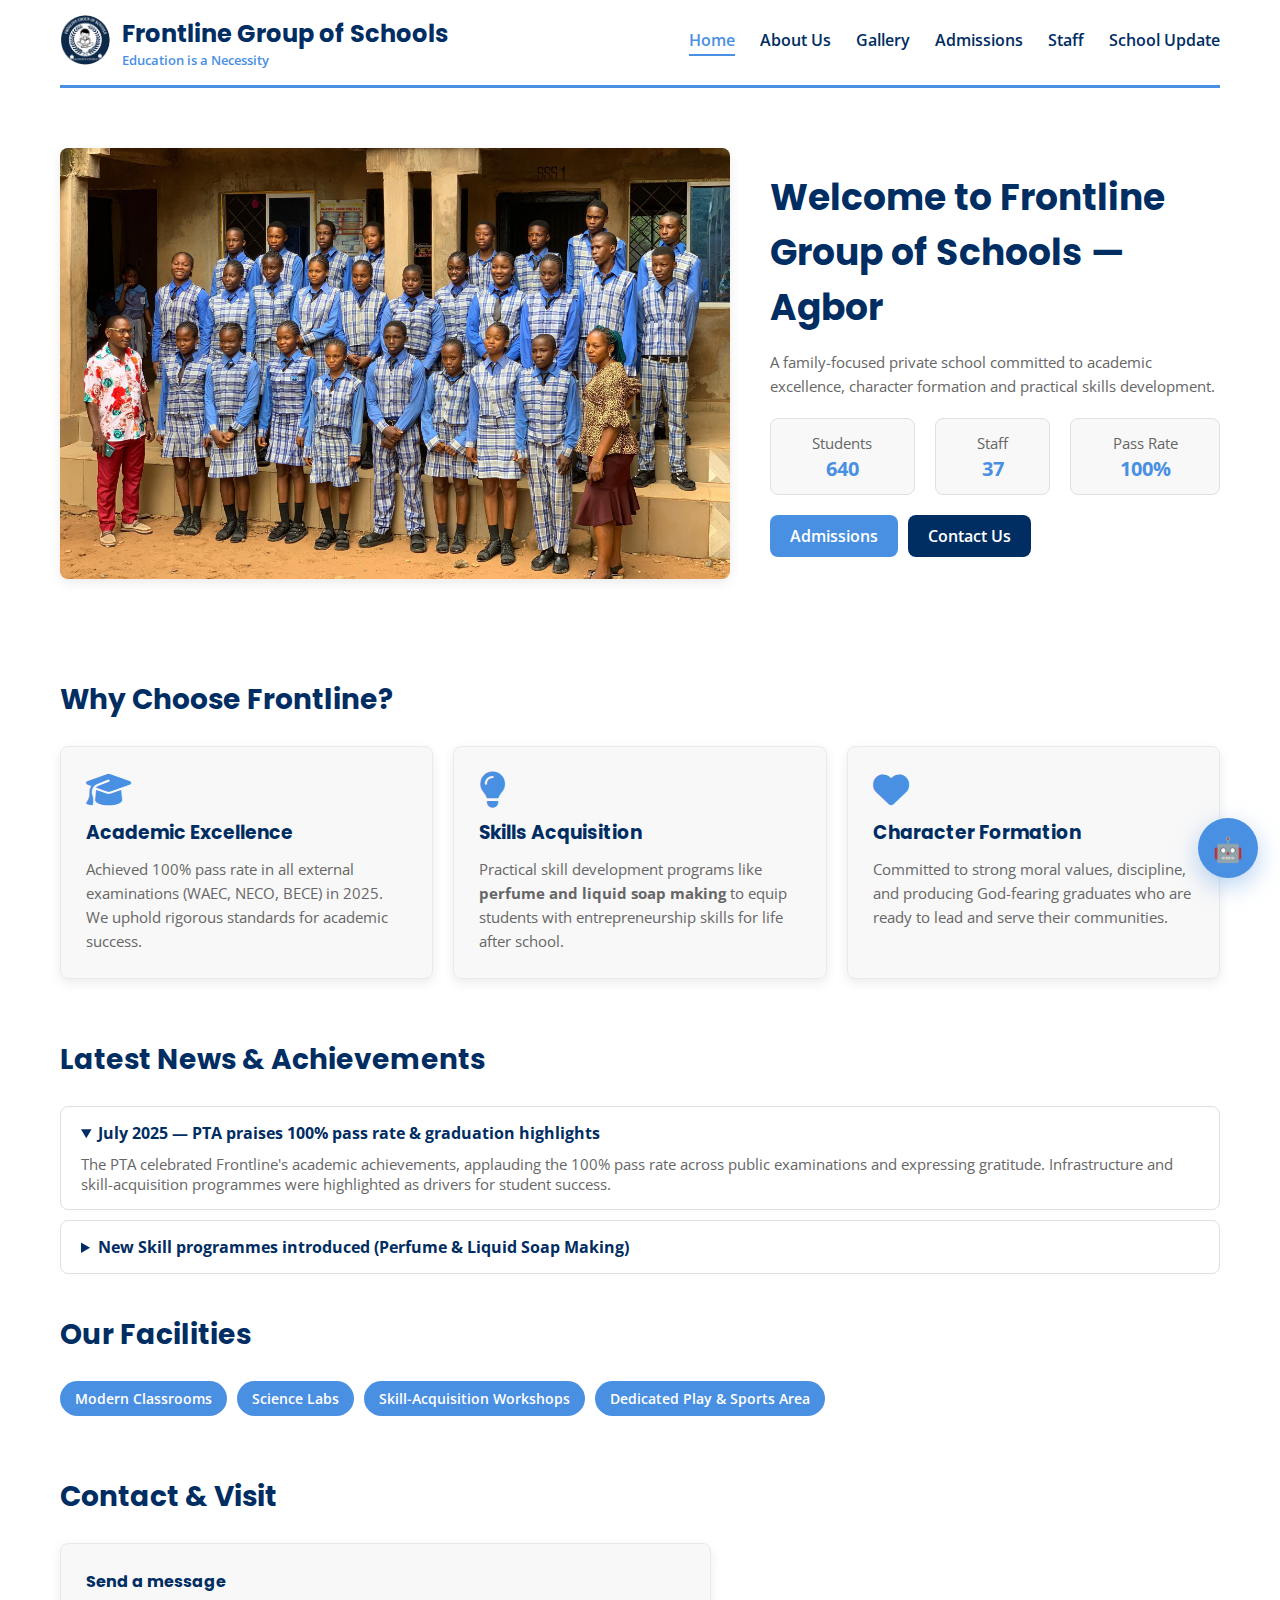
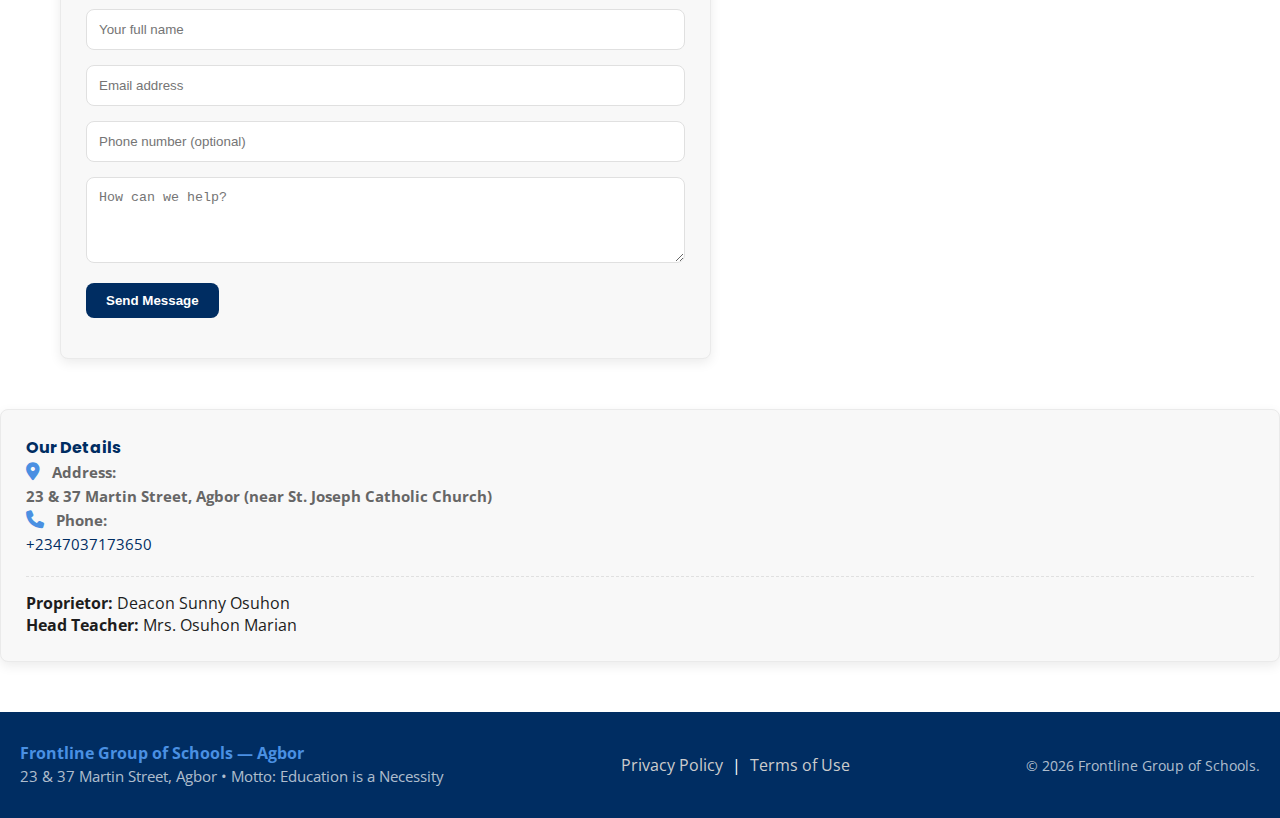
<file: index.html>
<!doctype html>
<html lang="en">
<head>
    <meta charset="utf-8" />
    <meta name="viewport" content="width=device-width, initial-scale=1" />
    <title>Frontline Group of Schools — Agbor</title>
    <meta name="description" content="Frontline Group of Schools, Agbor — Education is a Necessity. Admissions, news, staff, facilities and contact." />
    
    <link rel="preconnect" href="https://fonts.googleapis.com">
    <link rel="preconnect" href="https://fonts.gstatic.com" crossorigin>
    <link href="https://fonts.googleapis.com/css2?family=Open+Sans:ital,wght@0,300..800;1,300..800&family=Poppins:wght@400;600;700;800&display=swap" rel="stylesheet">
    
    <link rel="stylesheet" href="styles.css" />
    
    <link rel="stylesheet" href="https://cdnjs.cloudflare.com/ajax/libs/font-awesome/6.5.2/css/all.min.css">
</head>
<body>
    <div class="container">
        <header aria-label="Top navigation">
            <div class="brand">
                <div class="logo">
              <a href="index.html"><img src="Frontline logo.png" alt="Frontline Group of Schools Logo"></a>
                </div>
                <div>
                    <h1>Frontline Group of Schools</h1>
                    <div class="motto-text"> <span>Education is a Necessity</span></div>
                </div>
            </div>
            
            <nav id="desktop-nav">
                <a href="index.html" class="active">Home</a>
                <a href="about.html">About Us</a>
                <a href="gallery.html">Gallery</a>
                <a href="admissions.html">Admissions</a>
                <a href="staffs.html">Staff</a>
                <a href="blog.html">School Update</a>
            </nav>
            
         <button class="hamburger-menu" aria-label="Toggle navigation menu" id="menu-toggle">
    <span class="bar top-bar"></span>
    <span class="bar middle-bar"></span>
    <span class="bar bottom-bar"></span>
</button>


        </header>

        <nav id="mobile-nav" class="mobile-nav-overlay">
            <a href="index.html" class="active">Home</a>
            <a href="about.html">About Us</a>
            <a href="gallery.html">Gallery</a>
            <a href="admissions.html">Admissions</a>
            <a href="staffs.html">Staff</a>
            <a href="blog.html">School Update</a>
        </nav>

        <main>
            <section id="home" class="hero">
                <div class="hero-image-panel">
                    <img src="student-photo.jpg" alt="Frontline students smiling" />
                </div>
                <article class="hero-text-panel">
                    <h2>Welcome to Frontline Group of Schools — Agbor</h2>
                    <p class="muted-text">A family-focused private school committed to academic excellence, character formation and practical skills development.</p>

                    <div class="quickstats" aria-hidden>
                        <div class="stat"><div class="muted-text">Students</div><b id="stat-students">640</b></div>
                        <div class="stat"><div class="muted-text">Staff</div><b id="stat-staff">37</b></div>
                        <div class="stat"><div class="muted-text">Pass Rate</div><b id="stat-pass">100%</b></div>
                    </div>

                    <div class="hero-actions">
                        <a class="btn btn-secondary" href="admissions.html">Admissions</a>
                        <a class="btn btn-primary" href="#contact">Contact Us</a>
                    </div>
                </article>
            </section>

            <section id="about" class="grid-section" aria-label="About the school">
                <h3 class="section-title">Why Choose Frontline?</h3>
                <div class="grid">
                    <div class="card">
                        <i class="fa-solid fa-graduation-cap card-icon"></i>
                        <h3>Academic Excellence</h3>
                        <p class="muted-text">Achieved 100% pass rate in all external examinations (WAEC, NECO, BECE) in 2025. We uphold rigorous standards for academic success.</p>
                    </div>

                    <div class="card">
                        <i class="fa-solid fa-lightbulb card-icon"></i>
                        <h3>Skills Acquisition</h3>
                        <p class="muted-text">Practical skill development programs like <strong>perfume and liquid soap making</strong> to equip students with entrepreneurship skills for life after school.</p>
                    </div>

                    <div class="card">
                        <i class="fa-solid fa-heart card-icon"></i>
                        <h3>Character Formation</h3>
                        <p class="muted-text">Committed to strong moral values, discipline, and producing God-fearing graduates who are ready to lead and serve their communities.</p>
                    </div>
                </div>
            </section>
            
            <section id="news" class="section-full">
                <h3 class="section-title">Latest News & Achievements</h3>
                <div class="accordion-group">
                    <details open>
                        <summary>July 2025 — PTA praises 100% pass rate &amp; graduation highlights</summary>
                        <div class="content">The PTA celebrated Frontline's academic achievements, applauding the 100% pass rate across public examinations and expressing gratitude. Infrastructure and skill-acquisition programmes were highlighted as drivers for student success.</div>
                    </details>

                    <details>
                        <summary>New Skill programmes introduced (Perfume &amp; Liquid Soap Making)</summary>
                        <div class="content">A hands-on programme to equip students with vocational skills that can generate income and encourage entrepreneurship.</div>
                    </details>
                </div>
            </section>
            
            <section id="facilities" class="section-full">
                <h3 class="section-title">Our Facilities</h3>
                <div class="card-list">
                    <span class="facility-item">Modern Classrooms</span>
                    <span class="facility-item">Science Labs</span>
                    <span class="facility-item">Skill-Acquisition Workshops</span>
                    <span class="facility-item">Dedicated Play &amp; Sports Area</span>
                </div>
            </section>

         <section id="contact" class="contact-section">
    <h3 class="section-title">Contact & Visit</h3>
    <div class="contact-grid">
        <div class="card">
            <h4>Send a message</h4>
            <form id="contactForm" action="https://formspree.io/f/mblzqzyo" method="POST">
                
                <input id="cname" name="name" placeholder="Your full name" required />
                <input id="cemail" name="email" type="email" placeholder="Email address" required />
                <input id="cphone" name="phone" type="tel" placeholder="Phone number (optional)" />
                <textarea id="cmessage" name="message" rows="4" placeholder="How can we help?" required></textarea>
                
                <div class="form-actions">
                    <button type="submit" class="btn btn-primary" id="sendBtn">Send Message</button>
                    </div>
                <div id="contactResult" class="muted-text result-text"></div>
            </form>
        </div>
        </div>


                    </div>

                    <aside class="card">
                        <h4>Our Details</h4>
                        <p class="muted-text">
                            <i class="fa-solid fa-location-dot accent-icon"></i>  <strong>Address: </strong> <br/>
                            <strong id="school-address">23 &amp; 37 Martin Street, Agbor (near St. Joseph Catholic Church)</strong>
                        </p>
                        <p class="muted-text">
                            <i class="fa-solid fa-phone accent-icon"></i>  <strong>Phone: </strong><br/>
                            <a id="school-phone" href="tel:+2347037173650">07037173650</a>
                        </p>
                        
                        <div class="leadership-info">
                            <strong>Proprietor:</strong> <span id="proprietor">Deacon Sunny Osuhon</span><br/>
                            <strong>Head Teacher:</strong> <span id="headteacher">Mrs. Osuhon Marian</span>
                        </div>
                    </aside>
                </div>
            </section>
        </main>

        <footer>
            <div class="footer-details">
                <strong>Frontline Group of Schools — Agbor</strong>
                <div class="muted-text">23 &amp; 37 Martin Street, Agbor • Motto: Education is a Necessity</div>
            </div>
            
              

            <div class="footer-links">
                <a href="privacy.html">Privacy Policy</a> | 
                <a href="terms.html">Terms of Use</a>
            </div>
            
            <div class="copyright">
                &copy; <span id="current-year">2025</span> Frontline Group of Schools.
            </div>
        </footer>

    </div>
    
    <div id="jarvisFab" class="jarvis-fab" title="Open Jarvis assistant">🤖</div>
    <div id="jarvisPanel" class="jarvis-panel" style="display:none" role="dialog" aria-label="Jarvis assistant">
        <div class="jarvis-header">
            <strong>Jarvis — Frontline Assistant</strong>
            <button id="jarvisClose" aria-label="Close Jarvis" class="close-btn">✕</button>
        </div>
        <div class="jarvis-messages" id="jarvisMessages" aria-live="polite"></div>
        <div class="jarvis-input-group">
            <input id="jarvisInput" placeholder="Ask Jarvis: fees, admissions, address, staff..." />
            <button id="jarvisSend" class="btn btn-primary">Ask</button>
        </div>
        <div class="jarvis-tip muted-text">Tip: teach Jarvis by typing "teach: question => answer"</div>
    </div>
    
    <script src="scripts.js"></script>
</body>
</html>
</file>
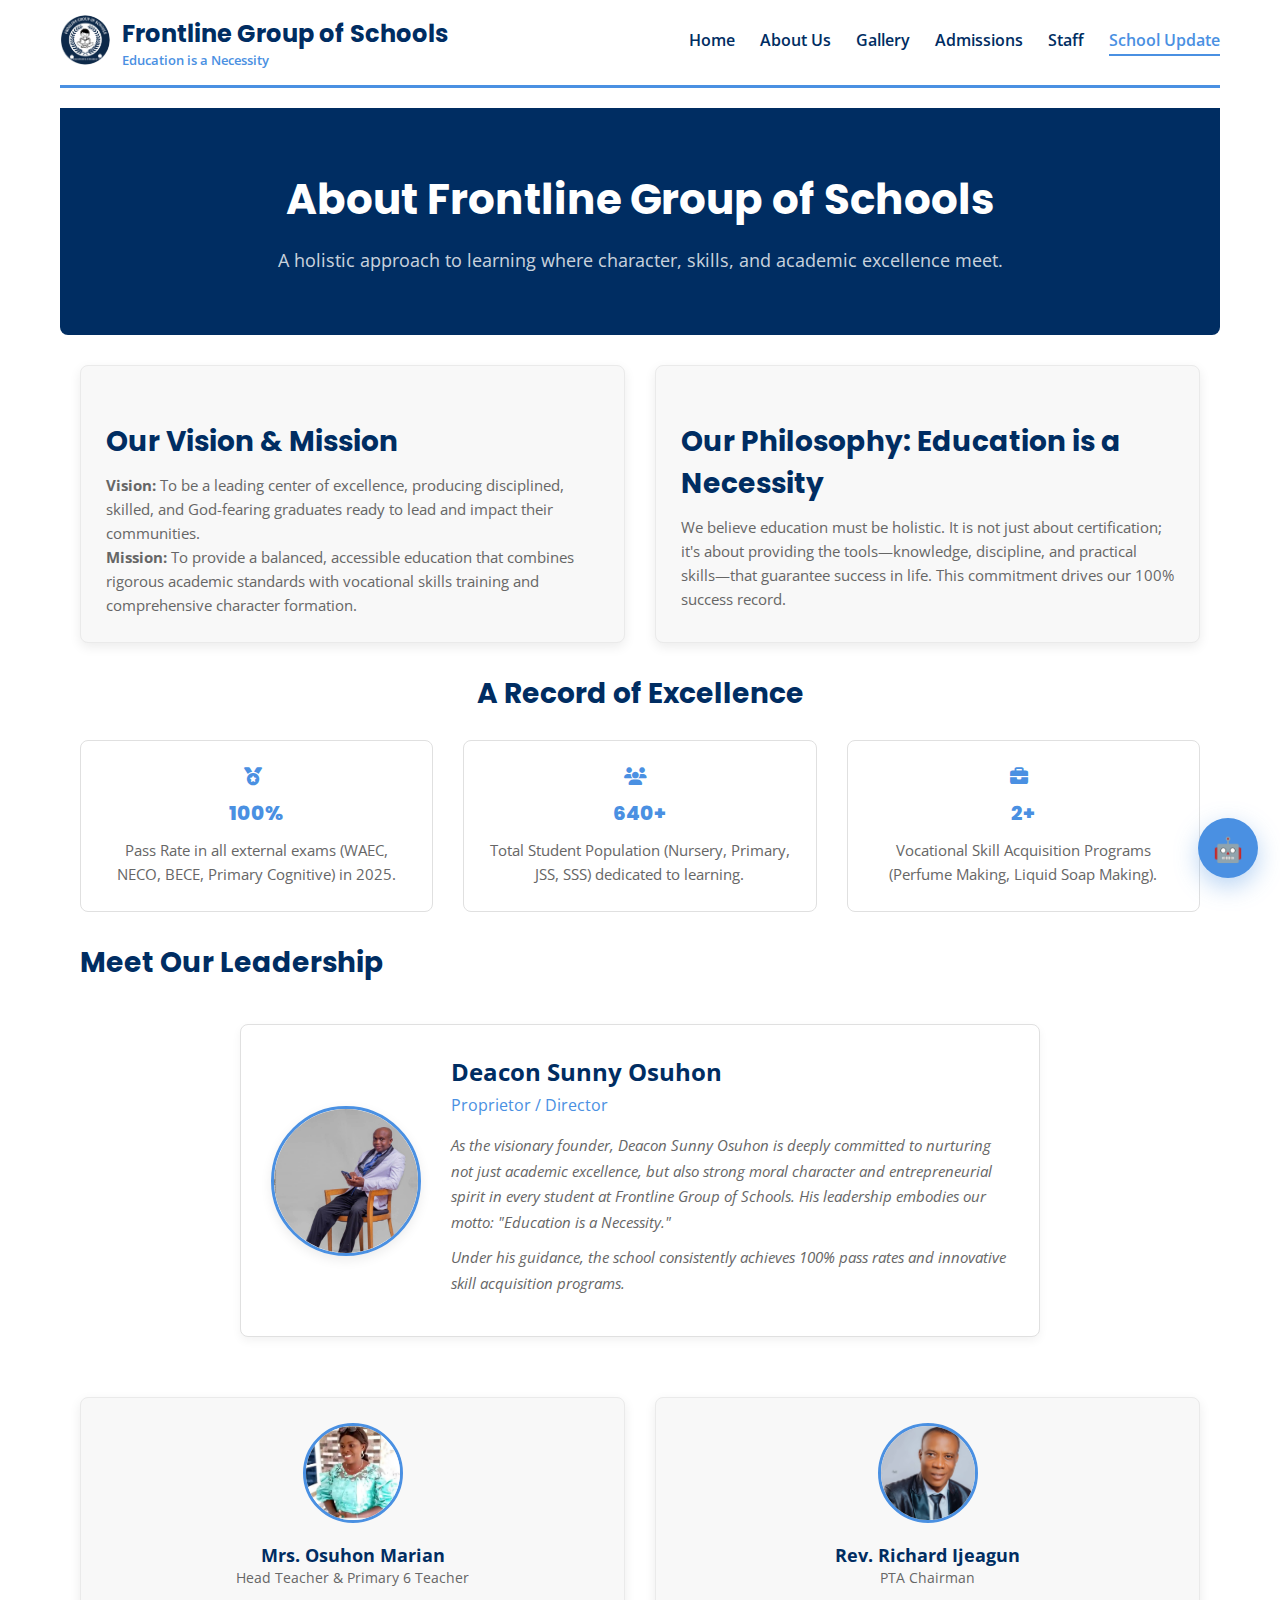
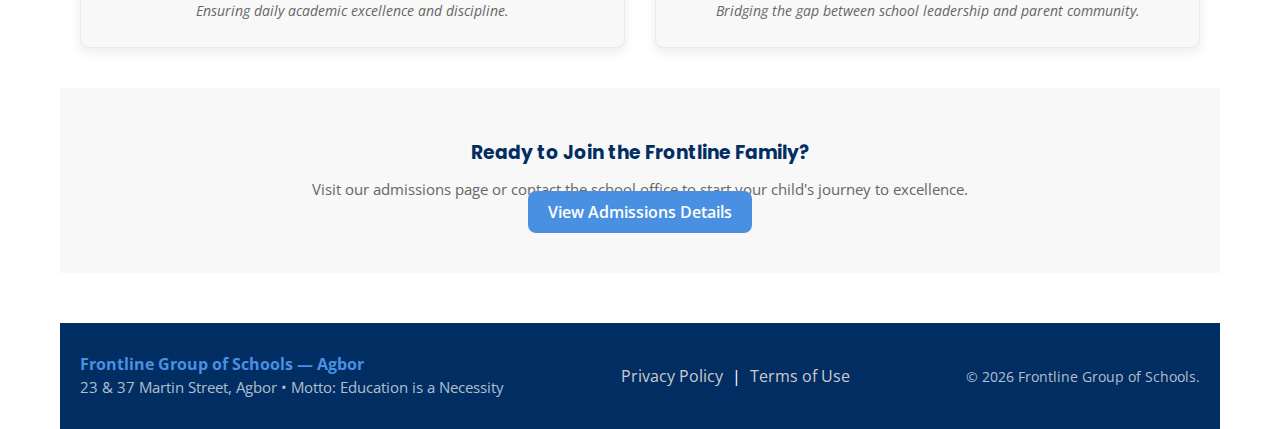
<file: about.html>
<!doctype html>
<html lang="en">
<head>
    <meta charset="utf-8" />
    <meta name="viewport" content="width=device-width, initial-scale=1" />
    <title>Frontline Group of Schools — About</title>
    <meta name="description" content="Frontline Group of Schools, Agbor — Education is a Necessity. News, achievements, and events." />
    
    <link rel="preconnect" href="https://fonts.googleapis.com">
    <link rel="preconnect" href="https://fonts.gstatic.com" crossorigin>
    <link href="https://fonts.googleapis.com/css2?family=Open+Sans:ital,wght@0,300..800;1,300..800&family=Poppins:wght@400;600;700;800&display=swap" rel="stylesheet">
    
    <link rel="stylesheet" href="styles.css" />
    
    <link rel="stylesheet" href="https://cdnjs.cloudflare.com/ajax/libs/font-awesome/6.5.2/css/all.min.css">
</head>
<body>
    <div class="container">
        <header aria-label="Top navigation">
            <div class="brand">
                <div class="logo">
              <a href="index.html"><img src="Frontline logo.png" alt="Frontline Group of Schools Logo"></a>
                </div>
                <div>
                    <h1>Frontline Group of Schools</h1>
                    <div class="motto-text"> <span>Education is a Necessity</span></div>
                </div>
            </div>
            
            <nav id="desktop-nav">
                <a href="index.html">Home</a>
                <a href="about.html">About Us</a>
                <a href="gallery.html">Gallery</a>
                <a href="admissions.html">Admissions</a>
                <a href="staffs.html">Staff</a>
                <a href="blog.html" class="active">School Update</a>
            </nav>
            
         <button class="hamburger-menu" aria-label="Toggle navigation menu" id="menu-toggle">
    <span class="bar top-bar"></span>
    <span class="bar middle-bar"></span>
    <span class="bar bottom-bar"></span>
</button>
        </header>

        <nav id="mobile-nav" class="mobile-nav-overlay">
            <a href="index.html">Home</a>
            <a href="about.html">About Us</a>
            <a href="gallery.html">Gallery</a>
            <a href="admissions.html">Admissions</a>
            <a href="staffs.html">Staff</a>
            <a href="blog.html" class="active">School Update</a>
        </nav>

<main>
    <section class="page-hero">
        <div class="container">
            <h2>About Frontline Group of Schools</h2>
            <p class="muted-text">A holistic approach to learning where character, skills, and academic excellence meet.</p>
        </div>
    </section>

    <section id="mission" class="section-full">
        <div class="container grid about-grid">
            <div class="card mission-card">
                <h3 class="section-title">Our Vision & Mission</h3>
                <p class="muted-text"><strong>Vision:</strong> To be a leading center of excellence, producing disciplined, skilled, and God-fearing graduates ready to lead and impact their communities.</p>
                <p class="muted-text"><strong>Mission:</strong> To provide a balanced, accessible education that combines rigorous academic standards with vocational skills training and comprehensive character formation.</p>
            </div>
            
            <div class="card philosophy-card">
                <h3 class="section-title">Our Philosophy: Education is a Necessity</h3>
                <p class="muted-text">We believe education must be holistic. It is not just about certification; it's about providing the tools—knowledge, discipline, and practical skills—that guarantee success in life. This commitment drives our 100% success record.</p>
            </div>
        </div>
    </section>
    
    <section id="achievements" class="section-full bg-light-grey">
        <div class="container">
            <h3 class="section-title text-center">A Record of Excellence</h3>
            <div class="grid achievement-grid">
                <div class="stat">
                    <i class="fa-solid fa-medal accent-icon"></i>
                    <b class="stat-large">100%</b>
                    <p class="muted-text">Pass Rate in all external exams (WAEC, NECO, BECE, Primary Cognitive) in 2025.</p>
                </div>
                <div class="stat">
                    <i class="fa-solid fa-users accent-icon"></i>
                    <b class="stat-large" id="about-students">640+</b>
                    <p class="muted-text">Total Student Population (Nursery, Primary, JSS, SSS) dedicated to learning.</p>
                </div>
                <div class="stat">
                    <i class="fa-solid fa-briefcase accent-icon"></i>
                    <b class="stat-large">2+</b>
                    <p class="muted-text">Vocational Skill Acquisition Programs (Perfume Making, Liquid Soap Making).</p>
                </div>
            </div>
        </div>
    </section>

   <section id="leadership" class="section-full">
    <div class="container">
        <h3 class="section-title">Meet Our Leadership</h3>

        <div class="proprietor-spotlight card">
            <div class="proprietor-content">
                <img src="director1.jpg" alt="Photo of Deacon Sunny Osuhon, Proprietor" class="director-photo"/>
                <div class="proprietor-text">
                    <div class="name">Deacon Sunny Osuhon</div>
                    <div class="role muted-text">Proprietor / Director</div>
                    <p class="bio-text muted-text">As the visionary founder, Deacon Sunny Osuhon is deeply committed to nurturing not just academic excellence, but also strong moral character and entrepreneurial spirit in every student at Frontline Group of Schools. His leadership embodies our motto: "Education is a Necessity."</p>
                    <p class="bio-text muted-text">Under his guidance, the school consistently achieves 100% pass rates and innovative skill acquisition programs.</p>
                </div>
            </div>
        </div>
        <div class="staff-grid">
            <div class="teacher card">
                <img src="head-teacher-osuhon-marian.jpg" alt="Photo of Mrs. Osuhon Marian, Head Teacher" class="profile-photo"/>
                <div>
                    <div class="name">Mrs. Osuhon Marian</div>
                    <div class="role muted-text">Head Teacher & Primary 6 Teacher</div>
                    <p class="bio-text muted-text">Ensuring daily academic excellence and discipline.</p>
                </div>
            </div>
            <div class="teacher card">
                <img src="richard-ijeagun.jpg" alt="Photo of Rev. Richard Ijeagun, PTA Chairman" class="profile-photo"/>
                <div>
                    <div class="name">Rev. Richard Ijeagun</div>
                    <div class="role muted-text">PTA Chairman</div>
                    <p class="bio-text muted-text">Bridging the gap between school leadership and parent community.</p>
                </div>
            </div>
        </div>
    </div>
</section>


    <section class="section-cta">
        <div class="container text-center">
            <h3>Ready to Join the Frontline Family?</h3>
            <p class="muted-text">Visit our admissions page or contact the school office to start your child's journey to excellence.</p>
            <a class="btn btn-secondary" href="admissions.html">View Admissions Details</a>
        </div>
    </section>

</main>


  <footer>
            <div class="footer-details">
                <strong>Frontline Group of Schools — Agbor</strong>
                <div class="muted-text">23 &amp; 37 Martin Street, Agbor • Motto: Education is a Necessity</div>
            </div>
            
           

            <div class="footer-links">
                <a href="privacy.html">Privacy Policy</a> | 
                <a href="terms.html">Terms of Use</a>
            </div>
            
            <div class="copyright">
                &copy; <span id="current-year">2025</span> Frontline Group of Schools.
            </div>
        </footer>

    </div>
    
    <div id="jarvisFab" class="jarvis-fab" title="Open Jarvis assistant">🤖</div>
    <div id="jarvisPanel" class="jarvis-panel" style="display:none" role="dialog" aria-label="Jarvis assistant">
        <div class="jarvis-header">
            <strong>Jarvis — Frontline Assistant</strong>
            <button id="jarvisClose" aria-label="Close Jarvis" class="close-btn">✕</button>
        </div>
        <div class="jarvis-messages" id="jarvisMessages" aria-live="polite"></div>
        <div class="jarvis-input-group">
            <input id="jarvisInput" placeholder="Ask Jarvis: fees, admissions, address, staff..." />
            <button id="jarvisSend" class="btn btn-primary">Ask</button>
        </div>
        <div class="jarvis-tip muted-text">Tip: teach Jarvis by typing "teach: question => answer"</div>
    </div>
    
    <script src="scripts.js"></script>
</body>
</html>
</file>
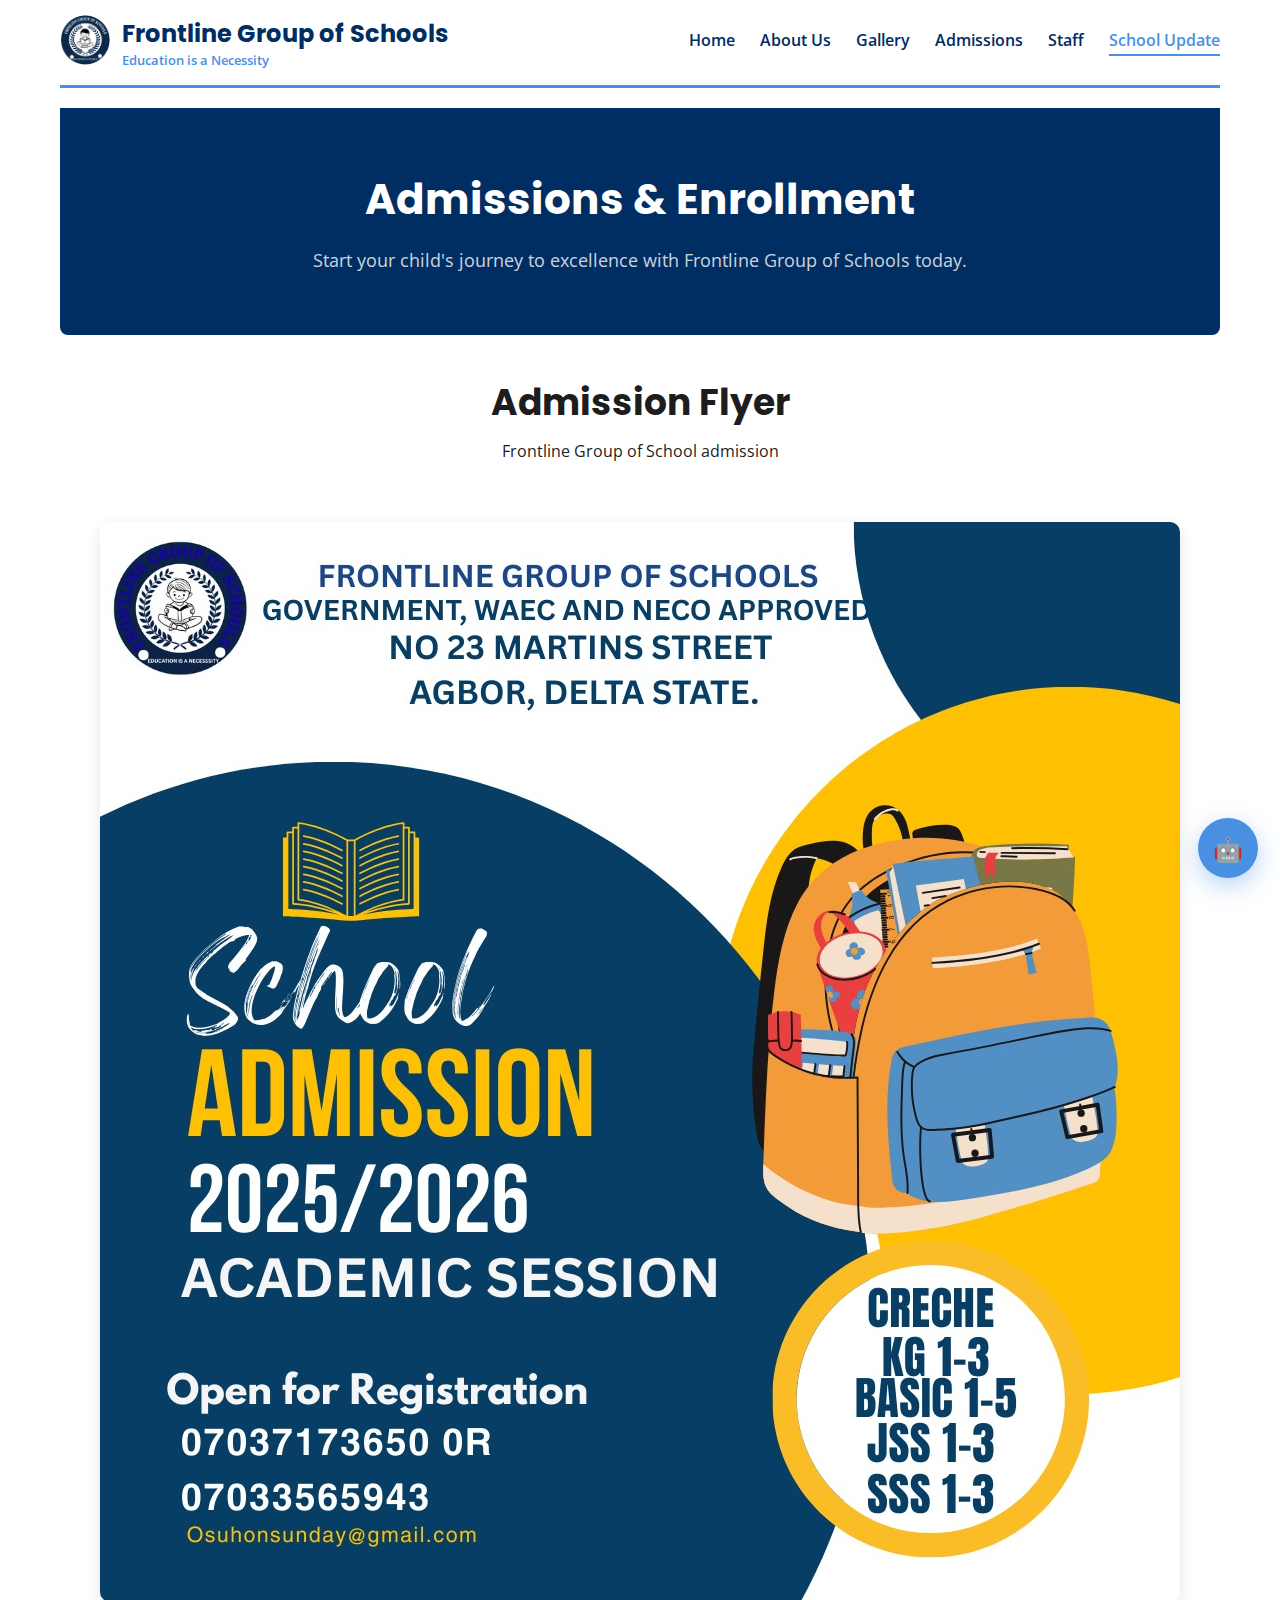
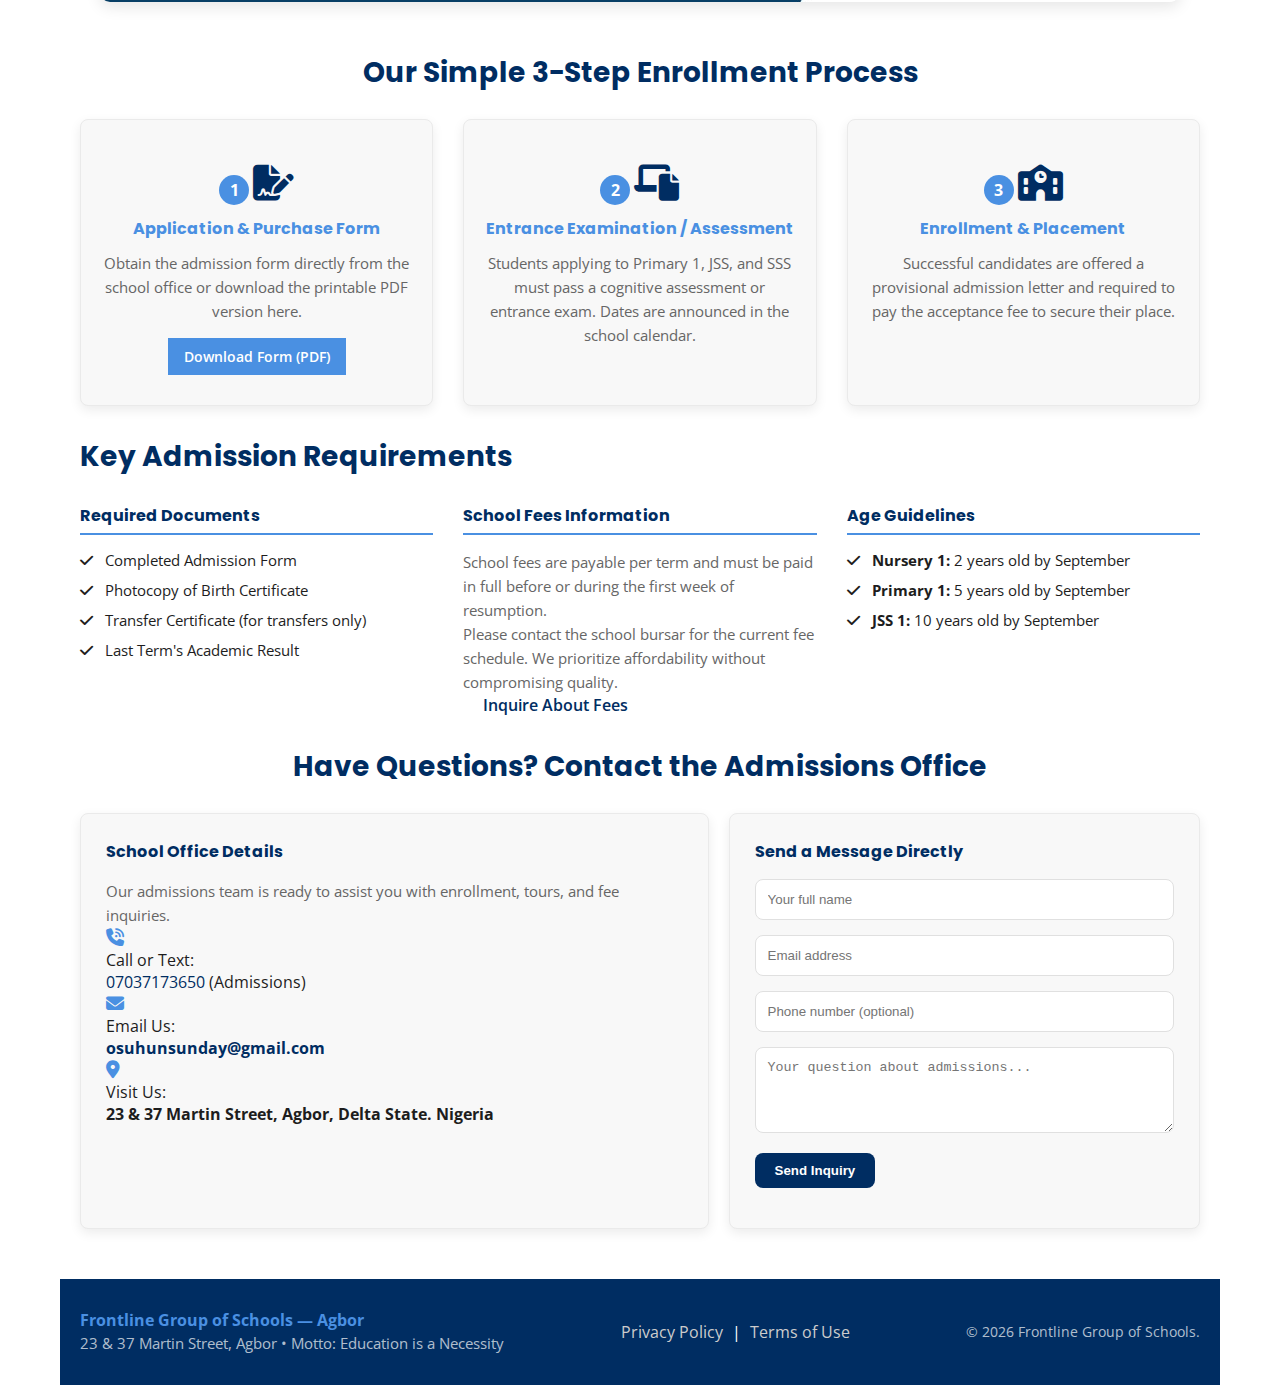
<file: admissions.html>
<!doctype html>
<html lang="en">
<head>
    <meta charset="utf-8" />
    <meta name="viewport" content="width=device-width, initial-scale=1" />
    <title>Frontline Group of Schools — Admission</title>
    <meta name="description" content="Frontline Group of Schools, Agbor — Education is a Necessity. News, achievements, and events." />
    
    <link rel="preconnect" href="https://fonts.googleapis.com">
    <link rel="preconnect" href="https://fonts.gstatic.com" crossorigin>
    <link href="https://fonts.googleapis.com/css2?family=Open+Sans:ital,wght@0,300..800;1,300..800&family=Poppins:wght@400;600;700;800&display=swap" rel="stylesheet">
    
    <link rel="stylesheet" href="styles.css" />
    <link rel="icon" href="Frontline logo.png">
    
    <link rel="stylesheet" href="https://cdnjs.cloudflare.com/ajax/libs/font-awesome/6.5.2/css/all.min.css">
</head>
<body>
    <div class="container">
        <header aria-label="Top navigation">
            <div class="brand">
                <div class="logo">
              <a href="index.html"><img src="Frontline logo.png" alt="Frontline Group of Schools Logo"></a>
                </div>
                <div>
                    <h1>Frontline Group of Schools</h1>
                    <div class="motto-text"> <span>Education is a Necessity</span></div>
                </div>
            </div>
            
            <nav id="desktop-nav">
                <a href="index.html">Home</a>
                <a href="about.html">About Us</a>
                <a href="gallery.html">Gallery</a>
                <a href="admissions.html">Admissions</a>
                <a href="staffs.html">Staff</a>
                <a href="blog.html" class="active">School Update</a>
            </nav>
            
         <button class="hamburger-menu" aria-label="Toggle navigation menu" id="menu-toggle">
    <span class="bar top-bar"></span>
    <span class="bar middle-bar"></span>
    <span class="bar bottom-bar"></span>
</button>
        </header>

        <nav id="mobile-nav" class="mobile-nav-overlay">
            <a href="index.html">Home</a>
            <a href="about.html">About Us</a>
            <a href="gallery.html">Gallery</a>
            <a href="admissions.html">Admissions</a>
            <a href="staffs.html">Staff</a>
            <a href="blog.html" class="active">School Update</a>
        </nav>

<main>
    <section class="page-hero hero-admissions">
        <div class="container">
            <h2>Admissions & Enrollment</h2>
            <p class="muted-text">Start your child's journey to excellence with Frontline Group of Schools today.</p>
        </div>
    </section>
    
     <section class="flyer-section">
        <div class="container">
            <h2>Admission Flyer</h2>
            <p>Frontline Group of School admission</p>
            <div class="flyer-image-container">
                <img src="flyer.jpg" alt="Frontline Group of School admission flyer">
            </div>
        </div>
    </section>

    <section id="process" class="section-full">
        <div class="container">
            <h3 class="section-title text-center">Our Simple 3-Step Enrollment Process</h3>
            <div class="grid process-grid">
                
                <div class="step-card card">
                    <div class="step-number">1</div>
                    <i class="fa-solid fa-file-signature step-icon"></i>
                    <h4>Application & Purchase Form</h4>
                    <p class="muted-text">Obtain the admission form directly from the school office or download the printable PDF version here.</p>
                    <a href="path/to/admissions-form.pdf" class="btn btn-tertiary" download>Download Form (PDF)</a>
                </div>

                <div class="step-card card">
                    <div class="step-number">2</div>
                    <i class="fa-solid fa-laptop-file step-icon"></i>
                    <h4>Entrance Examination / Assessment</h4>
                    <p class="muted-text">Students applying to Primary 1, JSS, and SSS must pass a cognitive assessment or entrance exam. Dates are announced in the school calendar.</p>
                </div>

                <div class="step-card card">
                    <div class="step-number">3</div>
                    <i class="fa-solid fa-school step-icon"></i>
                    <h4>Enrollment & Placement</h4>
                    <p class="muted-text">Successful candidates are offered a provisional admission letter and required to pay the acceptance fee to secure their place.</p>
                </div>
            </div>
        </div>
    </section>

    <section id="requirements" class="section-full bg-light-grey">
        <div class="container">
            <h3 class="section-title">Key Admission Requirements</h3>
            <div class="grid requirements-grid">
                
                <div>
                    <h4>Required Documents</h4>
                    <ul class="check-list">
                        <li><i class="fa-solid fa-check"></i> Completed Admission Form</li>
                        <li><i class="fa-solid fa-check"></i> Photocopy of Birth Certificate</li>
                        <li><i class="fa-solid fa-check"></i> Transfer Certificate (for transfers only)</li>
                        <li><i class="fa-solid fa-check"></i> Last Term's Academic Result</li>
                    </ul>
                </div>

                <div>
                    <h4>School Fees Information</h4>
                    <p class="muted-text">School fees are payable per term and must be paid in full before or during the first week of resumption.</p>
                    <p class="muted-text">Please contact the school bursar for the current fee schedule. We prioritize affordability without compromising quality.</p>
                    <a href="#contact-admissions" class="btn btn-secondary-outline">Inquire About Fees</a>
                </div>

                <div>
                    <h4>Age Guidelines</h4>
                    <ul class="check-list">
                        <li><i class="fa-solid fa-check"></i> <strong>Nursery 1:</strong> 2 years old by September</li>
                        <li><i class="fa-solid fa-check"></i> <strong>Primary 1:</strong> 5 years old by September</li>
                        <li><i class="fa-solid fa-check"></i> <strong>JSS 1:</strong> 10 years old by September</li>
                    </ul>
                </div>
            </div>
        </div>
    </section>

    <section id="contact-admissions" class="section-full">
        <div class="container">
            <h3 class="section-title text-center">Have Questions? Contact the Admissions Office</h3>
            <div class="contact-grid">
                
                <div class="card contact-details-card">
                    <h4>School Office Details</h4>
                    <p class="muted-text">Our admissions team is ready to assist you with enrollment, tours, and fee inquiries.</p>
                    
                    <div class="detail-item">
                        <i class="fa-solid fa-phone-volume accent-icon"></i>
                        <div class="detail-text">Call or Text:<br><a href="tel:+2347037173650" <strong>07037173650</strong> </a> (Admissions)</div>
                    </div>
                    <div class="detail-item">
                        <i class="fa-solid fa-envelope accent-icon"></i>
                        <div class="detail-text">Email Us:<br><a href="mailto:osuhunsunday@gmail.com"><strong>osuhunsunday@gmail.com</strong></a></div>
                    </div>
                    <div class="detail-item">
                        <i class="fa-solid fa-location-dot accent-icon"></i>
                        <div class="detail-text">Visit Us:<br> <strong>23 & 37 Martin Street, Agbor, Delta State. Nigeria</strong></div>
                    </div>
                </div>

                <div class="card">
                    <h4>Send a Message Directly</h4>
                    <form id="admissionsContactForm" action="https://formspree.io/f/mblzqzyo" method="POST">
                        <input id="cname-ad" name="name" placeholder="Your full name" required />
                        <input id="cemail-ad" name="email" type="email" placeholder="Email address" required />
                        <input id="cphone-ad" name="phone" type="tel" placeholder="Phone number (optional)" />
                        <textarea id="cmessage-ad" name="message" rows="4" placeholder="Your question about admissions..." required></textarea>
                        
                        <div class="form-actions">
                            <button type="submit" class="btn btn-primary">Send Inquiry</button>
                        </div>
                        <div id="contactResult-admissions" class="muted-text result-text"></div>
                    </form>
                </div>
            </div>
        </div>
    </section>
</main>


 <footer>
            <div class="footer-details">
                <strong>Frontline Group of Schools — Agbor</strong>
                <div class="muted-text">23 &amp; 37 Martin Street, Agbor • Motto: Education is a Necessity</div>
            </div>
            
           

            <div class="footer-links">
                <a href="privacy.html">Privacy Policy</a> | 
                <a href="terms.html">Terms of Use</a>
            </div>
            
            <div class="copyright">
                &copy; <span id="current-year">2025</span> Frontline Group of Schools.
            </div>
        </footer>

    </div>
    
    <div id="jarvisFab" class="jarvis-fab" title="Open Jarvis assistant">🤖</div>
    <div id="jarvisPanel" class="jarvis-panel" style="display:none" role="dialog" aria-label="Jarvis assistant">
        <div class="jarvis-header">
            <strong>Jarvis — Frontline Assistant</strong>
            <button id="jarvisClose" aria-label="Close Jarvis" class="close-btn">✕</button>
        </div>
        <div class="jarvis-messages" id="jarvisMessages" aria-live="polite"></div>
        <div class="jarvis-input-group">
            <input id="jarvisInput" placeholder="Ask Jarvis: fees, admissions, address, staff..." />
            <button id="jarvisSend" class="btn btn-primary">Ask</button>
        </div>
        <div class="jarvis-tip muted-text">Tip: teach Jarvis by typing "teach: question => answer"</div>
    </div>
    
    <script src="scripts.js"></script>
</body>
</html>
</file>
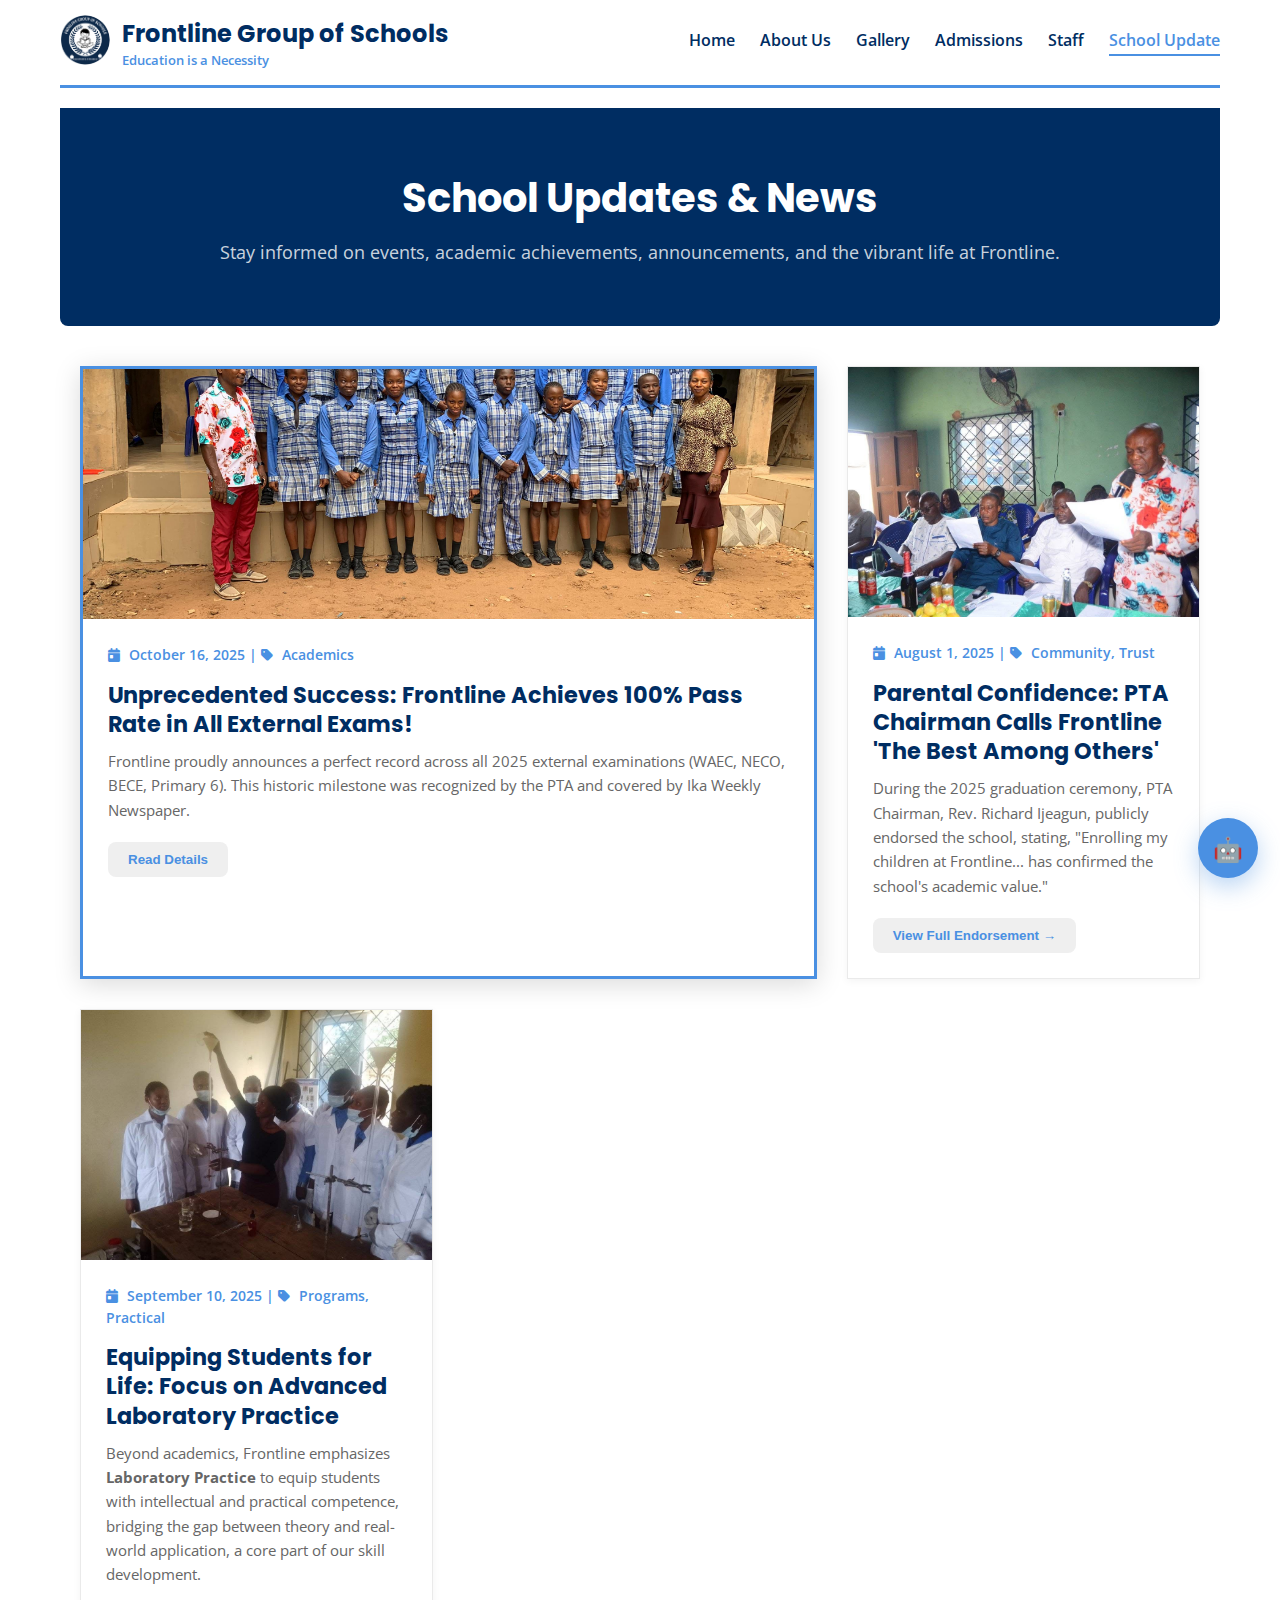
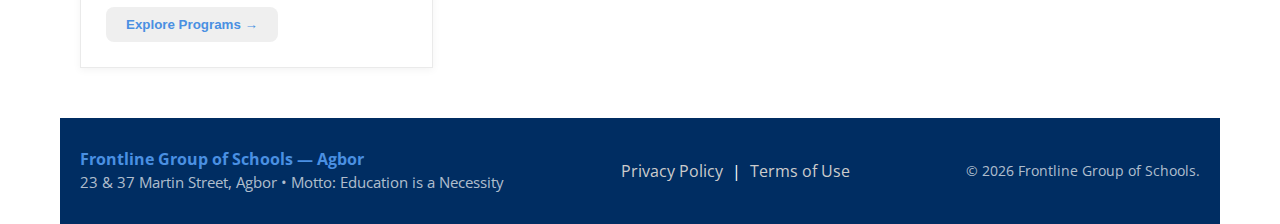
<file: blog.html>
<!doctype html>
<html lang="en">
<head>
    <meta charset="utf-8" />
    <meta name="viewport" content="width=device-width, initial-scale=1" />
    <title>Frontline Group of Schools — School Update</title>
    <meta name="description" content="Frontline Group of Schools, Agbor — Education is a Necessity. News, achievements, and events." />
    
    <link rel="preconnect" href="https://fonts.googleapis.com">
    <link rel="preconnect" href="https://fonts.gstatic.com" crossorigin>
    <link href="https://fonts.googleapis.com/css2?family=Open+Sans:ital,wght@0,300..800;1,300..800&family=Poppins:wght@400;600;700;800&display=swap" rel="stylesheet">
    
    <link rel="stylesheet" href="styles.css" />
    
    <link rel="stylesheet" href="https://cdnjs.cloudflare.com/ajax/libs/font-awesome/6.5.2/css/all.min.css">
</head>
<body>
    <div class="container">
        <header aria-label="Top navigation">
            <div class="brand">
                <div class="logo">
              <a href="index.html"><img src="Frontline logo.png" alt="Frontline Group of Schools Logo"></a>
                </div>
                <div>
                    <h1>Frontline Group of Schools</h1>
                    <div class="motto-text"> <span>Education is a Necessity</span></div>
                </div>
            </div>
            
            <nav id="desktop-nav">
                <a href="index.html">Home</a>
                <a href="about.html">About Us</a>
                <a href="gallery.html">Gallery</a>
                <a href="admissions.html">Admissions</a>
                <a href="staffs.html">Staff</a>
                <a href="blog.html" class="active">School Update</a>
            </nav>
            
         <button class="hamburger-menu" aria-label="Toggle navigation menu" id="menu-toggle">
    <span class="bar top-bar"></span>
    <span class="bar middle-bar"></span>
    <span class="bar bottom-bar"></span>
</button>
        </header>

        <nav id="mobile-nav" class="mobile-nav-overlay">
            <a href="index.html">Home</a>
            <a href="about.html">About Us</a>
            <a href="gallery.html">Gallery</a>
            <a href="admissions.html">Admissions</a>
            <a href="staffs.html">Staff</a>
            <a href="blog.html" class="active">School Update</a>
        </nav>

<main>
    <section class="page-hero hero-blog">
        <div class="container">
            <h2 class="hero-title">School Updates & News</h2>
            <p class="hero-subtitle muted-text">Stay informed on events, academic achievements, announcements, and the vibrant life at Frontline.</p>
        </div>
    </section>

    <section id="blog-posts" class="section-padded">
        <div class="container blog-grid">
            
            <article class="post-card card card-featured">
                
                <div class="post-image-container">
                    <img src="class-group-photo.jpg" alt="Photo of students or staff celebrating exam success" class="post-image" />
                </div>
                
                <div class="post-content">
                    <div class="post-meta muted-text">
                        <span class="post-date"><i class="fa-solid fa-calendar-day"></i> October 16, 2025</span> | 
                        <span class="post-tag"><i class="fa-solid fa-tag"></i> Academics</span>
                    </div>
                    
                    <h3 class="post-title">Unprecedented Success: Frontline Achieves 100% Pass Rate in All External Exams!</h3>
                    
                    <p class="post-snippet muted-text">
                        Frontline proudly announces a perfect record across all 2025 external examinations (WAEC, NECO, BECE, Primary 6). This historic milestone was recognized by the PTA and covered by Ika Weekly Newspaper.
                    </p>
                    
                    <button class="btn btn-primary-outline btn-small modal-trigger" data-modal-target="#passRateModal">Read Details</button>
                </div>
            </article>


            <article class="post-card card">
                
                <div class="post-image-container">
                    <img src="Director and other parents in pta meeting.jpg" alt="PTA Chairman or staff photo" class="post-image" />
                </div>
                
                <div class="post-content">
                    <div class="post-meta muted-text">
                        <span class="post-date"><i class="fa-solid fa-calendar-day"></i> August 1, 2025</span> | 
                        <span class="post-tag"><i class="fa-solid fa-tag"></i> Community, Trust</span>
                    </div>
                    <h3 class="post-title">Parental Confidence: PTA Chairman Calls Frontline 'The Best Among Others'</h3>
                    <p class="post-snippet muted-text">
                        During the 2025 graduation ceremony, PTA Chairman, Rev. Richard Ijeagun, publicly endorsed the school, stating, "Enrolling my children at Frontline... has confirmed the school's academic value."
                        </p>
                     <button class="btn btn-primary-outline btn-small modal-trigger" data-modal-target="#endorsementModal">View Full Endorsement →</button>
                </div>
            </article>
            
            <article class="post-card card">
                
                <div class="post-image-container">
                    <img src="Frontline group of school lab practical.jpg" alt="Students engaged in a science laboratory practice session" class="post-image" />
                </div>
                
                <div class="post-content">
                    <div class="post-meta muted-text">
                        <span class="post-date"><i class="fa-solid fa-calendar-day"></i> September 10, 2025</span> | 
                        <span class="post-tag"><i class="fa-solid fa-tag"></i> Programs, Practical</span>
                    </div>
                    <h3 class="post-title">Equipping Students for Life: Focus on Advanced Laboratory Practice</h3>
                    <p class="post-snippet muted-text">
                        Beyond academics, Frontline emphasizes <strong>Laboratory Practice</strong> to equip students with intellectual and practical competence, bridging the gap between theory and real-world application, a core part of our skill development.
                    </p>
                    <button class="btn btn-primary-outline btn-small modal-trigger" data-modal-target="#programsModal">Explore Programs →</button>
                </div>
            </article>

        </div>
    </section>
</main>


<div class="modal" id="passRateModal" tabindex="-1" aria-labelledby="passRateModalLabel" aria-hidden="true">
    <div class="modal-dialog modal-dialog-centered modal-lg">
        <div class="modal-content">
            <div class="modal-header">
                <h5 class="modal-title" id="passRateModalLabel">Full Details: 100% External Exam Pass Rate</h5>
                <button type="button" class="btn-close" aria-label="Close"></button>
            </div>
            <div class="modal-body">
                <p>Frontline Group of Schools achieved a perfect record across all major external examinations in 2025: <strong>WAEC, NECO, BECE (JSS3), and Primary 6 Cognitive exams</strong>.</p>
                <p>This achievement was formally recognized by the Parents Teachers Association (PTA) and received media coverage from Ika Weekly Newspaper.</p>
                <h6>Graduation 2025 Figures:</h6>
                <ul>
                    <li>30 graduates from Nursery 3</li>
                    <li>45 graduates from Primary 6</li>
                    <li>40 graduates from JSS3</li>
                    <li>58 graduates from SS3</li>
                </ul>
                <p class="text-center mt-4 text-muted fst-italic">This success is a testament to our 37 qualified, competent, and God-fearing educators committed to raising students in both academics and character.</p>
            </div>
            <div class="modal-footer">
                <button type="button" class="btn btn-secondary-outline modal-close-btn">Close</button>
            </div>
        </div>
    </div>
</div>

<div class="modal" id="endorsementModal" tabindex="-1" aria-labelledby="endorsementModalLabel" aria-hidden="true">
    <div class="modal-dialog modal-dialog-centered modal-lg">
        <div class="modal-content">
            <div class="modal-header">
                <h5 class="modal-title" id="endorsementModalLabel">PTA Chairman Endorsement</h5>
                <button type="button" class="btn-close" aria-label="Close"></button>
            </div>
            <div class="modal-body">
                <p>The commitment of Frontline to producing excellent results was publicly recognized during the 2025 Graduation Ceremony by the <strong>PTA Chairman, Rev. Richard Ijeagun</strong>.</p>
                <blockquote class="testimonial-quote">
                    <i class="fa-solid fa-quote-left"></i>
                    <p>"Enrolling my children at Frontline Group of Schools has confirmed the school's academic value. I can confidently say that Frontline Group of Schools, Agbor, is <strong>the best among others</strong>."</p>
                </blockquote>
                <p class="text-center mt-4 text-muted fst-italic">This recognition is a powerful testament to the community's trust in our 37 dedicated and qualified educators.</p>
            </div>
            <div class="modal-footer">
                <button type="button" class="btn btn-secondary-outline modal-close-btn">Close</button>
            </div>
        </div>
    </div>
</div>

<div class="modal" id="programsModal" tabindex="-1" aria-labelledby="programsModalLabel" aria-hidden="true">
    <div class="modal-dialog modal-dialog-centered modal-lg">
        <div class="modal-content">
            <div class="modal-header">
                <h5 class="modal-title" id="programsModalLabel">Practical & Skill Acquisition Programs</h5>
                <button type="button" class="btn-close" aria-label="Close"></button>
            </div>
            <div class="modal-body">
                <p>Frontline Group of Schools provides comprehensive education that includes <strong>intellectual and practical competence</strong> to equip students for life outside the classroom.</p>
                
                <h6>Core Practical Focus:</h6>
                <ul>
                    <li><strong>Advanced Laboratory Practice:</strong> Bridging theory and real-world application in Sciences.</li>
                    <li><strong>Digital Literacy:</strong> Training students in essential modern technology skills.</li>
                    <li><strong>Vocational Skills:</strong> Includes hands-on training for marketable skills like <strong>perfume making</strong> and <strong>liquid soap production</strong>.</li>
                </ul>
                <p class="text-center mt-4 text-muted fst-italic">Our goal is to produce students who are not just graduates, but skilled, competent, and ethical ambassadors of excellence.</p>
            </div>
            <div class="modal-footer">
                <button type="button" class="btn btn-secondary-outline modal-close-btn">Close</button>
            </div>
        </div>
    </div>
</div>
<footer>
            <div class="footer-details">
                <strong>Frontline Group of Schools — Agbor</strong>
                <div class="muted-text">23 &amp; 37 Martin Street, Agbor • Motto: Education is a Necessity</div>
            </div>
            
              

            <div class="footer-links">
                <a href="privacy.html">Privacy Policy</a> | 
                <a href="terms.html">Terms of Use</a>
            </div>
            
            <div class="copyright">
                &copy; <span id="current-year">2025</span> Frontline Group of Schools.
            </div>
        </footer>

    </div>
    
    <div id="jarvisFab" class="jarvis-fab" title="Open Jarvis assistant">🤖</div>
    <div id="jarvisPanel" class="jarvis-panel" style="display:none" role="dialog" aria-label="Jarvis assistant">
        <div class="jarvis-header">
            <strong>Jarvis — Frontline Assistant</strong>
            <button id="jarvisClose" aria-label="Close Jarvis" class="close-btn">✕</button>
        </div>
        <div class="jarvis-messages" id="jarvisMessages" aria-live="polite"></div>
        <div class="jarvis-input-group">
            <input id="jarvisInput" placeholder="Ask Jarvis: fees, admissions, address, staff..." />
            <button id="jarvisSend" class="btn btn-primary">Ask</button>
        </div>
        <div class="jarvis-tip muted-text">Tip: teach Jarvis by typing "teach: question => answer"</div>
    </div>
    
    <script src="scripts.js"></script>
</body>
</html>
</file>
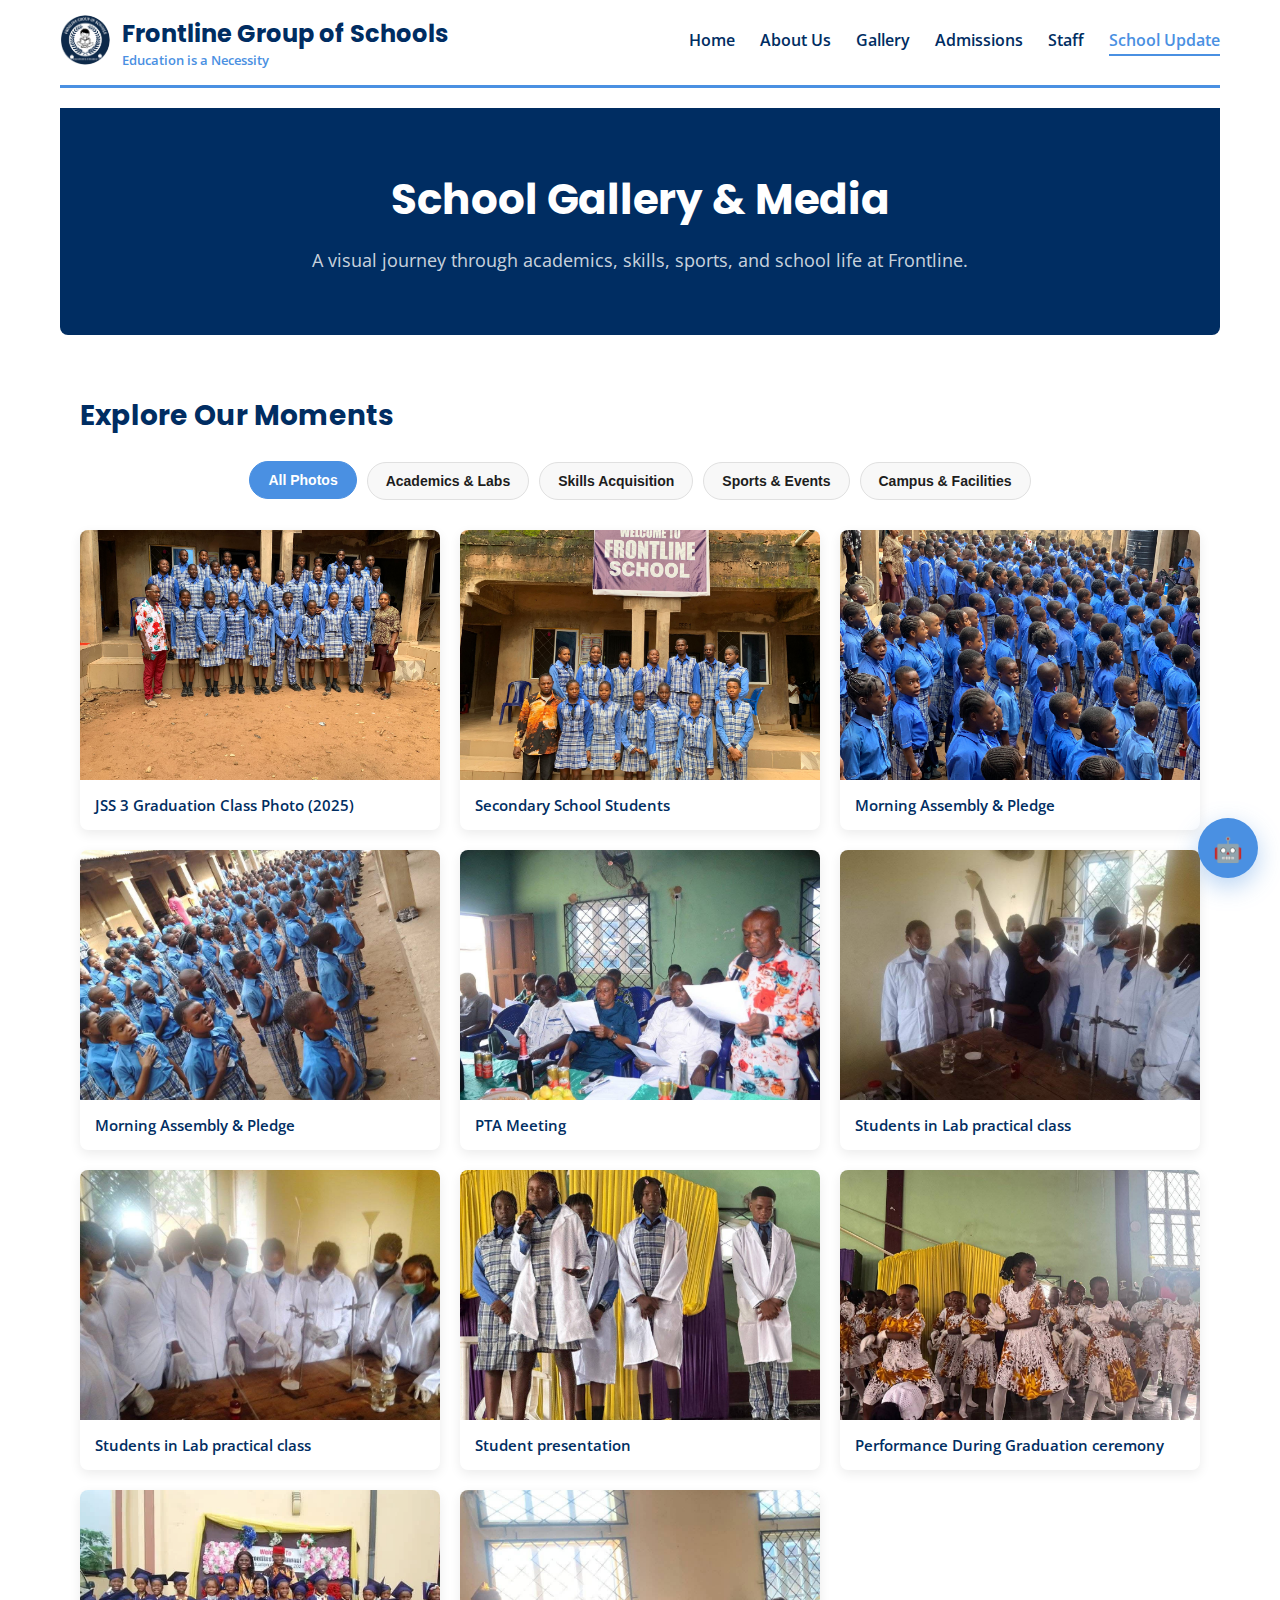
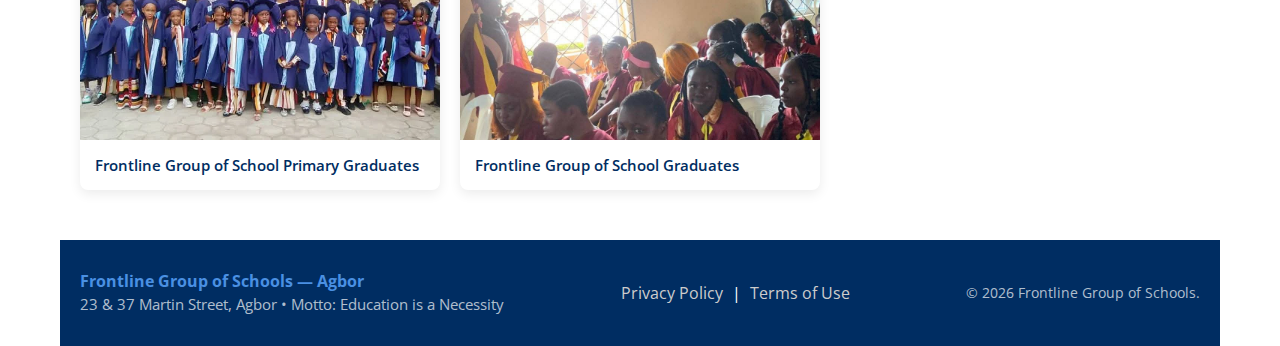
<file: gallery.html>
<!doctype html>
<html lang="en">
<head>
    <meta charset="utf-8" />
    <meta name="viewport" content="width=device-width, initial-scale=1" />
    <title>Frontline Group of Schools — Gallery</title>
    <meta name="description" content="Frontline Group of Schools, Agbor — Education is a Necessity. News, achievements, and events." />
    
    <link rel="preconnect" href="https://fonts.googleapis.com">
    <link rel="preconnect" href="https://fonts.gstatic.com" crossorigin>
    <link href="https://fonts.googleapis.com/css2?family=Open+Sans:ital,wght@0,300..800;1,300..800&family=Poppins:wght@400;600;700;800&display=swap" rel="stylesheet">
    
    <link rel="stylesheet" href="styles.css" />
    <link rel="icon" href="Frontline logo.png">
    
    <link rel="stylesheet" href="https://cdnjs.cloudflare.com/ajax/libs/font-awesome/6.5.2/css/all.min.css">
</head>
<body>
    <div class="container">
        <header aria-label="Top navigation">
            <div class="brand">
                <div class="logo">
              <a href="index.html"><img src="Frontline logo.png" alt="Frontline Group of Schools Logo"></a>
                </div>
                <div>
                    <h1>Frontline Group of Schools</h1>
                    <div class="motto-text"> <span>Education is a Necessity</span></div>
                </div>
            </div>
            
            <nav id="desktop-nav">
                <a href="index.html">Home</a>
                <a href="about.html">About Us</a>
                <a href="gallery.html">Gallery</a>
                <a href="admissions.html">Admissions</a>
                <a href="staffs.html">Staff</a>
                <a href="blog.html" class="active">School Update</a>
            </nav>
            
         <button class="hamburger-menu" aria-label="Toggle navigation menu" id="menu-toggle">
    <span class="bar top-bar"></span>
    <span class="bar middle-bar"></span>
    <span class="bar bottom-bar"></span>
</button>
        </header>

        <nav id="mobile-nav" class="mobile-nav-overlay">
            <a href="index.html">Home</a>
            <a href="about.html">About Us</a>
            <a href="gallery.html">Gallery</a>
            <a href="admissions.html">Admissions</a>
            <a href="staffs.html">Staff</a>
            <a href="blog.html" class="active">School Update</a>
        </nav>

<main>
    <section class="page-hero hero-gallery">
        <div class="container">
            <h2>School Gallery & Media</h2>
            <p class="muted-text">A visual journey through academics, skills, sports, and school life at Frontline.</p>
        </div>
    </section>

    <section id="gallery-filters" class="container">
        <h3 class="section-title">Explore Our Moments</h3>
        <div class="card-list filter-buttons">
            <button class="filter-item active" data-category="all">All Photos</button>
            <button class="filter-item" data-category="academics">Academics & Labs</button>
            <button class="filter-item" data-category="skills">Skills Acquisition</button>
            <button class="filter-item" data-category="sports">Sports & Events</button>
            <button class="filter-item" data-category="campus">Campus & Facilities</button>
        </div>
    </section>

    <section id="photo-grid" class="container gallery-grid-section">
        <div class="photo-grid">
            
            <div class="gallery-item" data-category="academics">
                <img src="class-group-photo.jpg" alt="A class group photo with teacher, showcasing a warm atmosphere." />
                <div class="caption">JSS 3 Graduation Class Photo (2025)</div>
            </div>
            
              <div class="gallery-item" data-category="skills">
                <img src="frontline secondary students 2.jpg" alt="frontline secondary students 3." />
                <div class="caption">Secondary School Students</div>
            </div>

            <div class="gallery-item" data-category="sports events">
                <img src="student-assembly.jpg" alt="A large group of students standing in formation during morning assembly." />
                <div class="caption">Morning Assembly & Pledge</div>
            </div>
            
             <div class="gallery-item" data-category="sports events">
                <img src="student-assembly2.jpg" alt="A large group of students standing in formation during morning assembly." />
                <div class="caption">Morning Assembly & Pledge</div>
            </div>

            <div class="gallery-item" data-category="campus facilities">
                <img src="Director and other parents in pta meeting.jpg" alt="Director and other parents in pta meeting." />
                <div class="caption">PTA Meeting</div>
            </div>

            <div class="gallery-item" data-category="skills">
                <img src="Frontline group of school lab practical.jpg" alt="Students engaged in lab practical." />
                <div class="caption">Students in Lab practical class</div>
            </div>
            
             <div class="gallery-item" data-category="skills">
                <img src="Frontline group of school lab practical2.jpg" alt="Students engaged in lab practical." />
                <div class="caption">Students in Lab practical class</div>
            </div>
            
              <div class="gallery-item" data-category="skills">
                <img src="Student presentation.jpg" alt="Student presentation." />
                <div class="caption">Student presentation</div>
            </div>
            
              <div class="gallery-item" data-category="skills">
                <img src="Graduation ceremony.jpg" alt="Graduation ceremony." />
                <div class="caption">Performance During Graduation ceremony</div>
            </div>

  <div class="gallery-item" data-category="skills">
                <img src="primary graduant.png" alt="Graduates" />
                <div class="caption">Frontline Group of School Primary Graduates</div>
            </div>
            
              <div class="gallery-item" data-category="skills">
                <img src="Graduants.jpg" alt="Graduates" />
                <div class="caption">Frontline Group of School Graduates</div>
            </div>
            
            </div>
    </section>
</main>

  <footer>
            <div class="footer-details">
                <strong>Frontline Group of Schools — Agbor</strong>
                <div class="muted-text">23 &amp; 37 Martin Street, Agbor • Motto: Education is a Necessity</div>
            </div>
            
             

            <div class="footer-links">
                <a href="privacy.html">Privacy Policy</a> | 
                <a href="terms.html">Terms of Use</a>
            </div>
            
            <div class="copyright">
                &copy; <span id="current-year">2025</span> Frontline Group of Schools.
            </div>
        </footer>

    </div>
    
    <div id="jarvisFab" class="jarvis-fab" title="Open Jarvis assistant">🤖</div>
    <div id="jarvisPanel" class="jarvis-panel" style="display:none" role="dialog" aria-label="Jarvis assistant">
        <div class="jarvis-header">
            <strong>Jarvis — Frontline Assistant</strong>
            <button id="jarvisClose" aria-label="Close Jarvis" class="close-btn">✕</button>
        </div>
        <div class="jarvis-messages" id="jarvisMessages" aria-live="polite"></div>
        <div class="jarvis-input-group">
            <input id="jarvisInput" placeholder="Ask Jarvis: fees, admissions, address, staff..." />
            <button id="jarvisSend" class="btn btn-primary">Ask</button>
        </div>
        <div class="jarvis-tip muted-text">Tip: teach Jarvis by typing "teach: question => answer"</div>
    </div>
    
    <script src="scripts.js"></script>
</body>
</html>
</file>
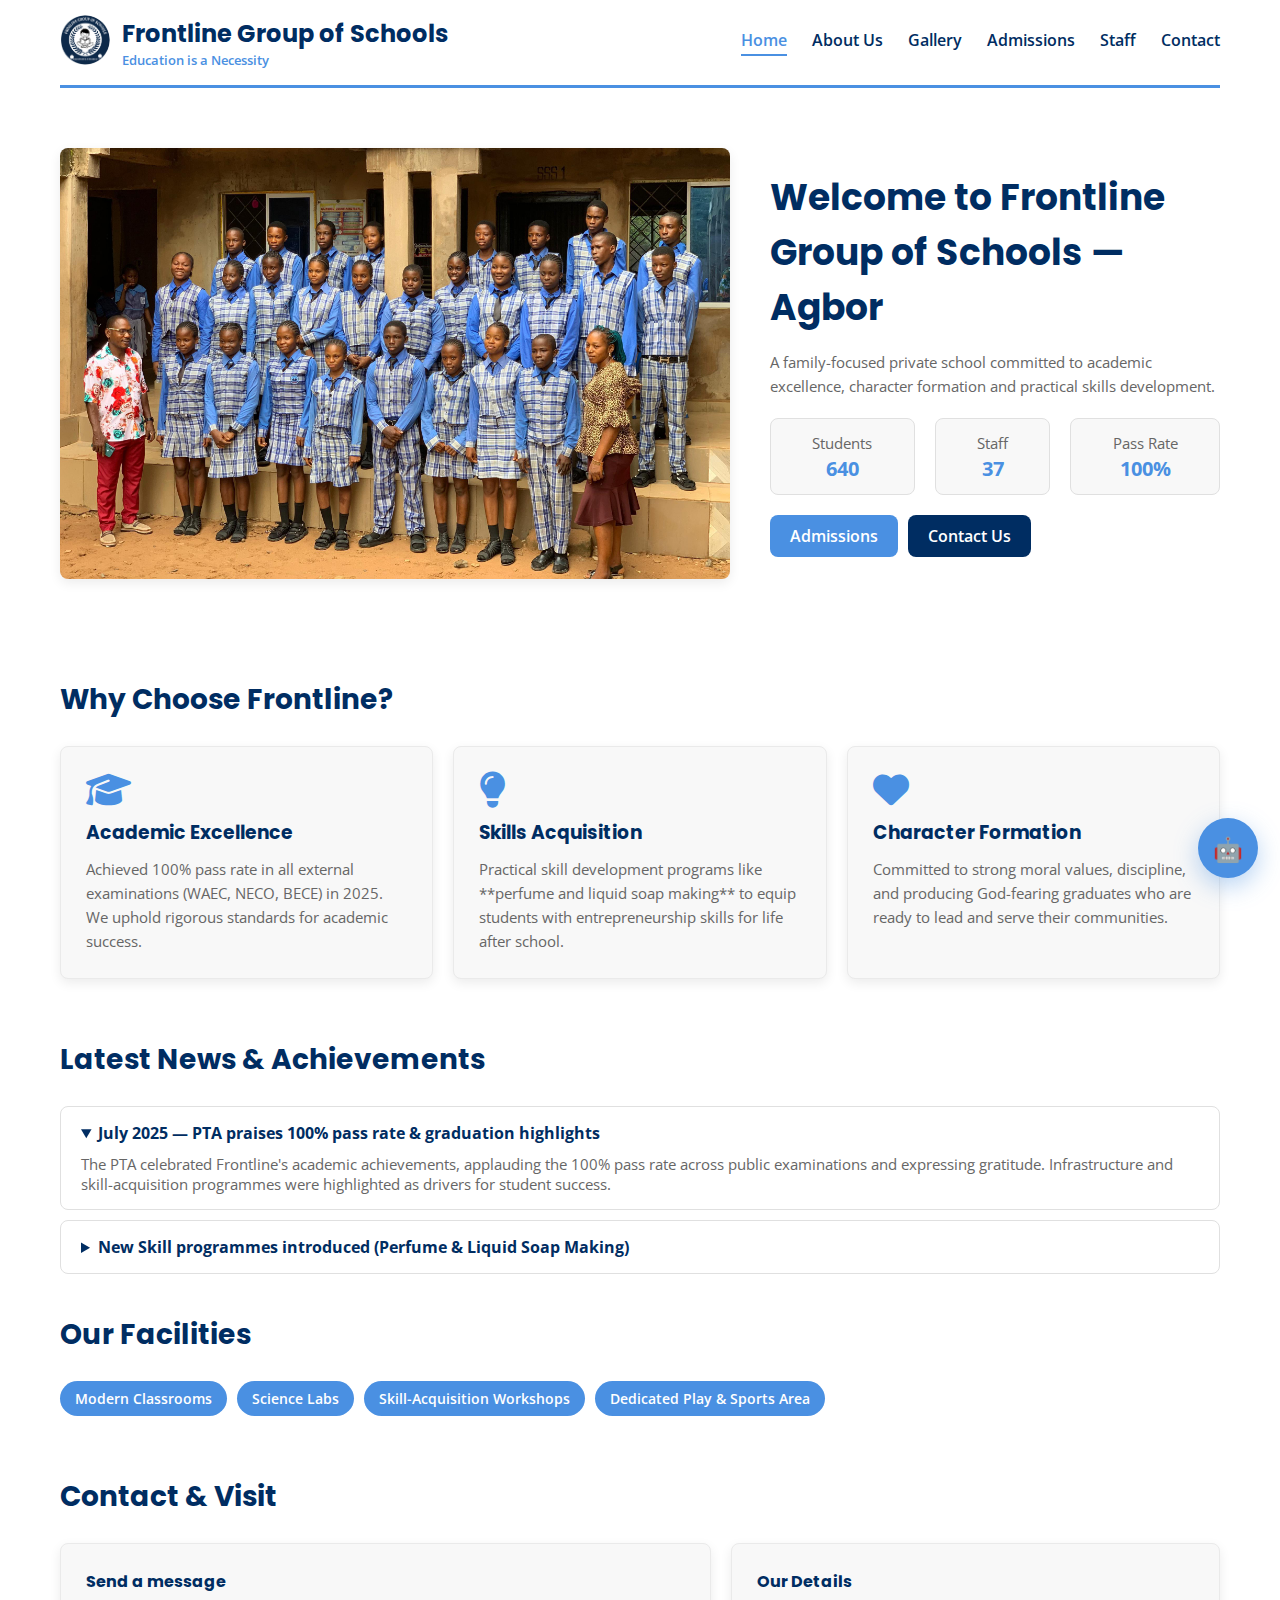
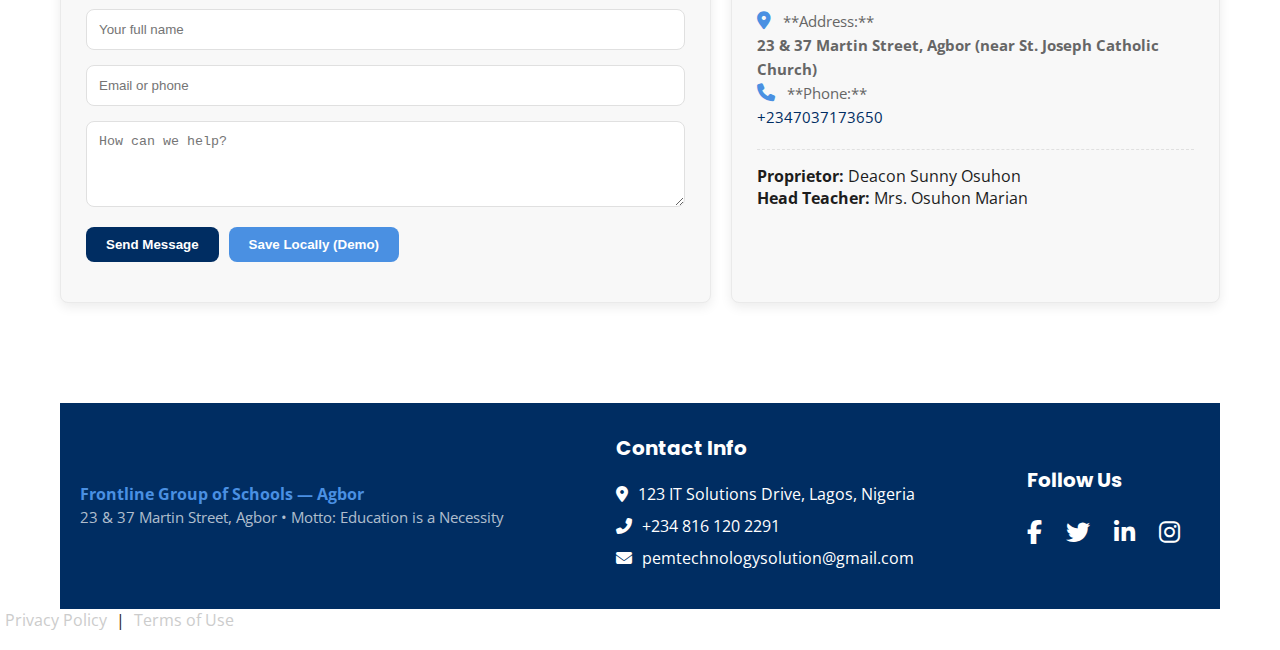
<file: index2.html>
<!doctype html>
<html lang="en">
<head>
    <meta charset="utf-8" />
    <meta name="viewport" content="width=device-width, initial-scale=1" />
    <title>Frontline Group of Schools — Agbor</title>
    <meta name="description" content="Frontline Group of Schools, Agbor — Education is a Necessity. Admissions, news, staff, facilities and contact." />
    
    <link rel="preconnect" href="https://fonts.googleapis.com">
    <link rel="preconnect" href="https://fonts.gstatic.com" crossorigin>
    <link href="https://fonts.googleapis.com/css2?family=Open+Sans:ital,wght@0,300..800;1,300..800&family=Poppins:wght@400;600;700;800&display=swap" rel="stylesheet">
    
    <link rel="stylesheet" href="styles.css" />
    
    <link rel="stylesheet" href="https://cdnjs.cloudflare.com/ajax/libs/font-awesome/6.5.2/css/all.min.css">
</head>
<body>
    <div class="container">
        <header aria-label="Top navigation">
            <div class="brand">
                <div class="logo">
                    <img src="Frontline logo.png" alt="Frontline Group of Schools Logo" />
                </div>
                <div>
                    <h1>Frontline Group of Schools</h1>
                    <div class="motto-text"> <span>Education is a Necessity</span></div>
                </div>
            </div>
            
            <nav id="desktop-nav">
                <a href="index.html" class="active">Home</a>
                <a href="about.html">About Us</a>
                <a href="gallery.html">Gallery</a>
                <a href="admissions.html">Admissions</a>
                <a href="#staff">Staff</a>
                <a href="#contact">Contact</a>
            </nav>
            
            <button class="hamburger-menu" aria-label="Toggle navigation menu" id="menu-toggle">
                <i class="fa-solid fa-bars"></i>
            </button>
        </header>

        <nav id="mobile-nav" class="mobile-nav-overlay">
            <a href="index.html" class="active">Home</a>
            <a href="about.html">About Us</a>
            <a href="gallery.html">Gallery</a>
            <a href="admissions.html">Admissions</a>
            <a href="#staff">Staff</a>
            <a href="#contact">Contact</a>
        </nav>

        <main>
            <section id="home" class="hero">
                <div class="hero-image-panel">
                    <img src="student-photo.jpg" alt="Frontline students smiling" />
                </div>
                <article class="hero-text-panel">
                    <h2>Welcome to Frontline Group of Schools — Agbor</h2>
                    <p class="muted-text">A family-focused private school committed to academic excellence, character formation and practical skills development.</p>

                    <div class="quickstats" aria-hidden>
                        <div class="stat"><div class="muted-text">Students</div><b id="stat-students">640</b></div>
                        <div class="stat"><div class="muted-text">Staff</div><b id="stat-staff">37</b></div>
                        <div class="stat"><div class="muted-text">Pass Rate</div><b id="stat-pass">100%</b></div>
                    </div>

                    <div class="hero-actions">
                        <a class="btn btn-secondary" href="admissions.html">Admissions</a>
                        <a class="btn btn-primary" href="#contact">Contact Us</a>
                    </div>
                </article>
            </section>

            <section id="about" class="grid-section" aria-label="About the school">
                <h3 class="section-title">Why Choose Frontline?</h3>
                <div class="grid">
                    <div class="card">
                        <i class="fa-solid fa-graduation-cap card-icon"></i>
                        <h3>Academic Excellence</h3>
                        <p class="muted-text">Achieved 100% pass rate in all external examinations (WAEC, NECO, BECE) in 2025. We uphold rigorous standards for academic success.</p>
                    </div>

                    <div class="card">
                        <i class="fa-solid fa-lightbulb card-icon"></i>
                        <h3>Skills Acquisition</h3>
                        <p class="muted-text">Practical skill development programs like **perfume and liquid soap making** to equip students with entrepreneurship skills for life after school.</p>
                    </div>

                    <div class="card">
                        <i class="fa-solid fa-heart card-icon"></i>
                        <h3>Character Formation</h3>
                        <p class="muted-text">Committed to strong moral values, discipline, and producing God-fearing graduates who are ready to lead and serve their communities.</p>
                    </div>
                </div>
            </section>
            
            <section id="news" class="section-full">
                <h3 class="section-title">Latest News & Achievements</h3>
                <div class="accordion-group">
                    <details open>
                        <summary>July 2025 — PTA praises 100% pass rate &amp; graduation highlights</summary>
                        <div class="content">The PTA celebrated Frontline's academic achievements, applauding the 100% pass rate across public examinations and expressing gratitude. Infrastructure and skill-acquisition programmes were highlighted as drivers for student success.</div>
                    </details>

                    <details>
                        <summary>New Skill programmes introduced (Perfume &amp; Liquid Soap Making)</summary>
                        <div class="content">A hands-on programme to equip students with vocational skills that can generate income and encourage entrepreneurship.</div>
                    </details>
                </div>
            </section>
            
            <section id="facilities" class="section-full">
                <h3 class="section-title">Our Facilities</h3>
                <div class="card-list">
                    <span class="facility-item">Modern Classrooms</span>
                    <span class="facility-item">Science Labs</span>
                    <span class="facility-item">Skill-Acquisition Workshops</span>
                    <span class="facility-item">Dedicated Play &amp; Sports Area</span>
                </div>
            </section>

            <section id="contact" class="contact-section">
                <h3 class="section-title">Contact & Visit</h3>
                <div class="contact-grid">
                    <div class="card">
                        <h4>Send a message</h4>
                        <form id="contactForm" onsubmit="return false">
                            <input id="cname" placeholder="Your full name" required />
                            <input id="cemail" placeholder="Email or phone" required />
                            <textarea id="cmessage" rows="4" placeholder="How can we help?" required></textarea>
                            <div class="form-actions">
                                <button class="btn btn-primary" id="sendBtn">Send Message</button>
                                <button type="button" class="btn btn-secondary" id="saveLocal">Save Locally (Demo)</button>
                            </div>
                            <div id="contactResult" class="muted-text result-text"></div>
                        </form>
                    </div>

                    <aside class="card">
                        <h4>Our Details</h4>
                        <p class="muted-text">
                            <i class="fa-solid fa-location-dot accent-icon"></i> **Address:** <br/>
                            <strong id="school-address">23 &amp; 37 Martin Street, Agbor (near St. Joseph Catholic Church)</strong>
                        </p>
                        <p class="muted-text">
                            <i class="fa-solid fa-phone accent-icon"></i> **Phone:** <br/>
                            <a id="school-phone" href="tel:+2349011744586">+234 901 174 4586</a>
                        </p>
                        
                        <div class="leadership-info">
                            <strong>Proprietor:</strong> <span id="proprietor">Deacon Sunny Osuhon</span><br/>
                            <strong>Head Teacher:</strong> <span id="headteacher">Mrs. Osuhon Marian</span>
                        </div>
                    </aside>
                </div>
            </section>
        </main>

        <footer>
            <div class="footer-details">
                <strong>Frontline Group of Schools — Agbor</strong>
                <div class="muted-text">23 &amp; 37 Martin Street, Agbor • Motto: Education is a Necessity</div>
            </div>
            
              <div class="footer-contact">
                <h4>Contact Info</h4>
                <p><i class="fas fa-map-marker-alt"></i> 123 IT Solutions Drive, Lagos, Nigeria</p>
                <p><i class="fas fa-phone-alt"></i> +234 816 120 2291</p>
                <p><i class="fas fa-envelope"></i> pemtechnologysolution@gmail.com</p>
            </div>
            <div class="footer-social">
                <h4>Follow Us</h4>
                <div class="social-icons">
                    <a href="#" aria-label="Facebook"><i class="fab fa-facebook-f"></i></a>
                    <a href="#" aria-label="Twitter"><i class="fab fa-twitter"></i></a>
                    <a href="#" aria-label="LinkedIn"><i class="fab fa-linkedin-in"></i></a>
                    <a href="#" aria-label="Instagram"><i class="fab fa-instagram"></i></a>
                </div>
            </div>
        </div>

            <div class="footer-links">
                <a href="privacy.html">Privacy Policy</a> | 
                <a href="terms.html">Terms of Use</a>
            </div>
            
            <div class="copyright">
                &copy; <span id="current-year">2025</span> Frontline Group of Schools.
            </div>
        </footer>

    </div>
    
    <div id="jarvisFab" class="jarvis-fab" title="Open Jarvis assistant">🤖</div>
    <div id="jarvisPanel" class="jarvis-panel" style="display:none" role="dialog" aria-label="Jarvis assistant">
        <div class="jarvis-header">
            <strong>Jarvis — Frontline Assistant</strong>
            <button id="jarvisClose" aria-label="Close Jarvis" class="close-btn">✕</button>
        </div>
        <div class="jarvis-messages" id="jarvisMessages" aria-live="polite"></div>
        <div class="jarvis-input-group">
            <input id="jarvisInput" placeholder="Ask Jarvis: fees, admissions, address, staff..." />
            <button id="jarvisSend" class="btn btn-primary">Ask</button>
        </div>
        <div class="jarvis-tip muted-text">Tip: teach Jarvis by typing "teach: question => answer"</div>
    </div>
    
    <script src="scripts.js"></script>
</body>
</html>
</file>
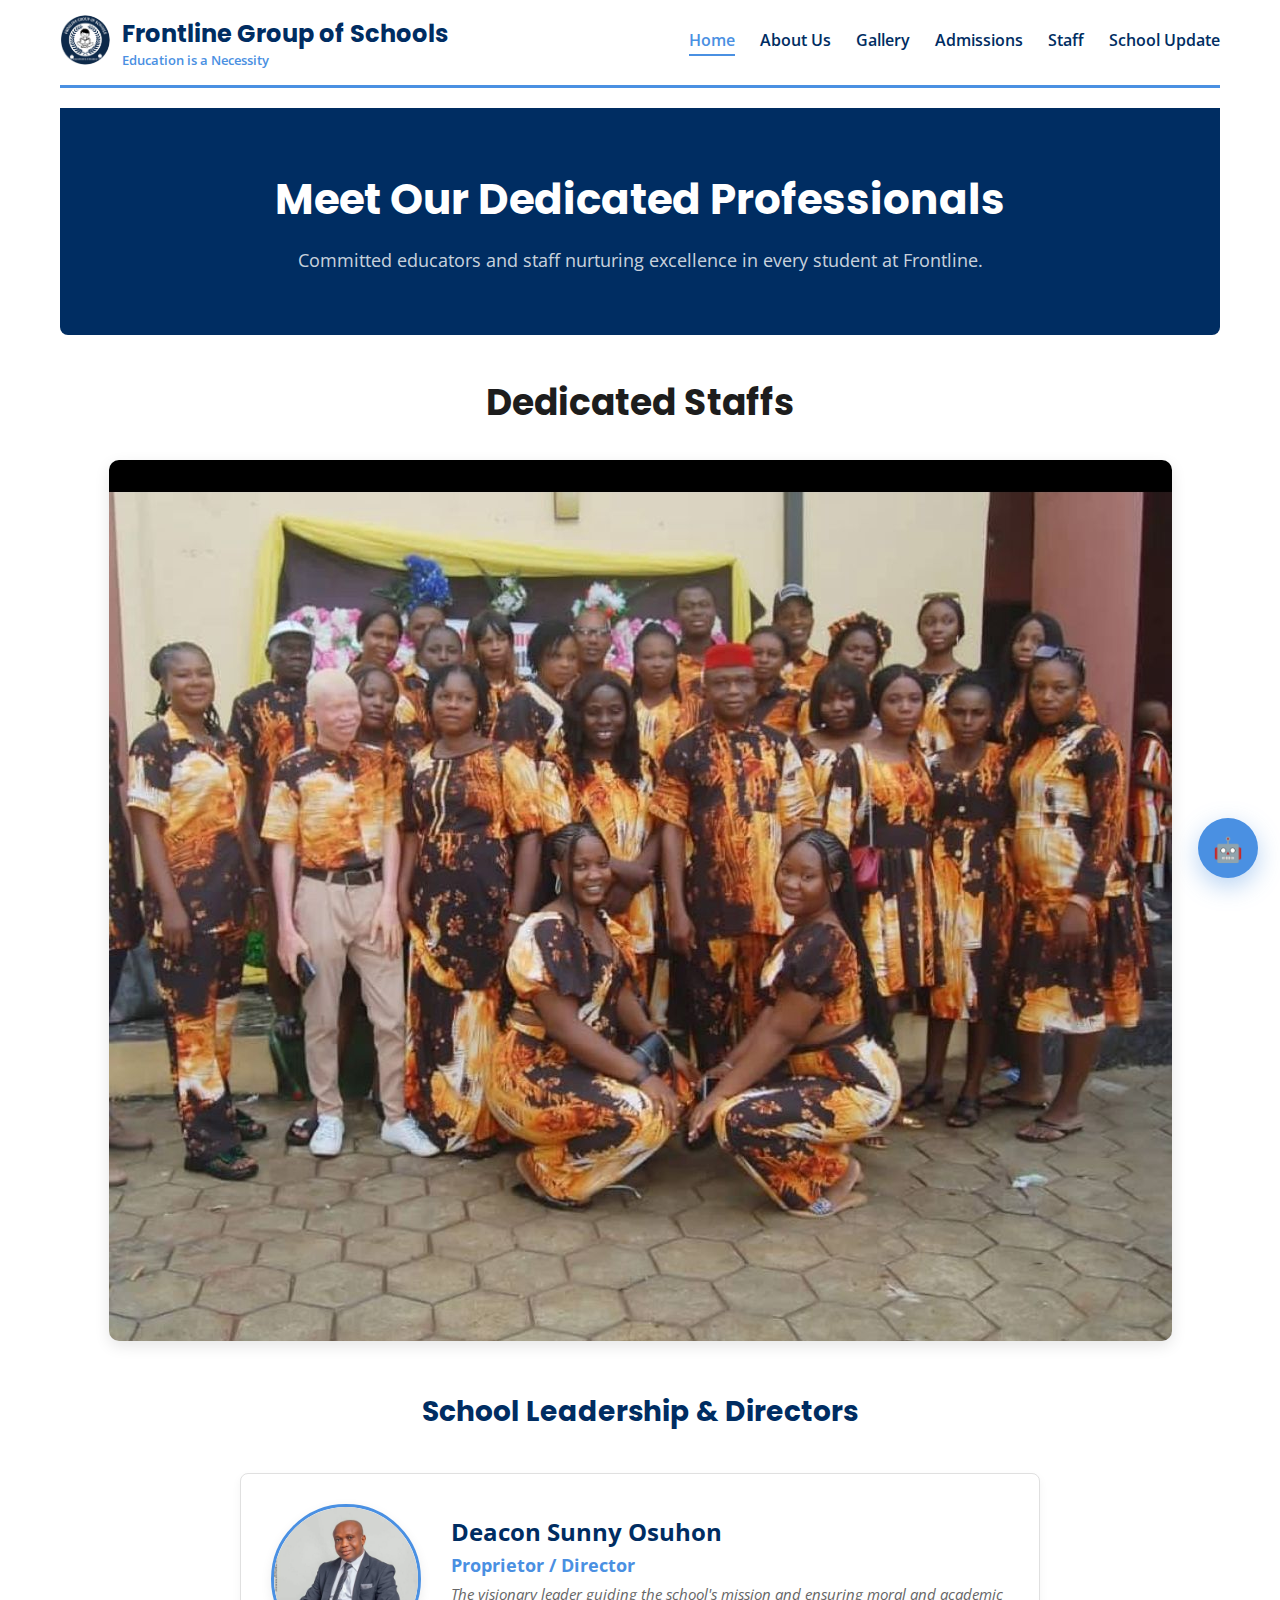
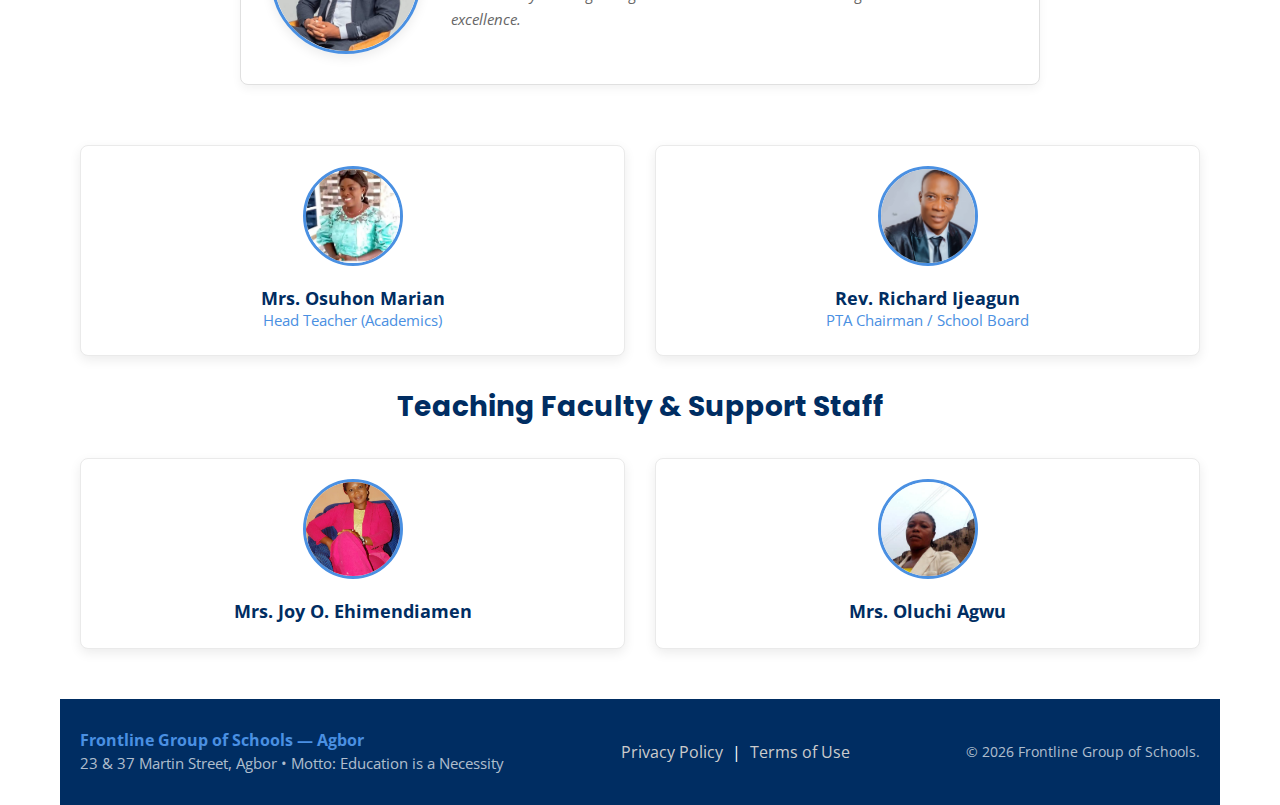
<file: staffs.html>
<!doctype html>
<html lang="en">
<head>
    <meta charset="utf-8" />
    <meta name="viewport" content="width=device-width, initial-scale=1" />
    <title>Frontline Group of Schools — Agbor</title>
    <meta name="description" content="Frontline Group of Schools, Agbor — Education is a Necessity. Admissions, news, staff, facilities and contact." />
    
    <link rel="preconnect" href="https://fonts.googleapis.com">
    <link rel="preconnect" href="https://fonts.gstatic.com" crossorigin>
    <link href="https://fonts.googleapis.com/css2?family=Open+Sans:ital,wght@0,300..800;1,300..800&family=Poppins:wght@400;600;700;800&display=swap" rel="stylesheet">
    
    <link rel="stylesheet" href="styles.css" />
    
    <link rel="stylesheet" href="https://cdnjs.cloudflare.com/ajax/libs/font-awesome/6.5.2/css/all.min.css">
</head>
<body>
    <div class="container">
        <header aria-label="Top navigation">
            <div class="brand">
                <div class="logo">
              <a href="index.html"><img src="Frontline logo.png" alt="Frontline Group of Schools Logo"></a>
                </div>
                <div>
                    <h1>Frontline Group of Schools</h1>
                    <div class="motto-text"> <span>Education is a Necessity</span></div>
                </div>
            </div>
            
            <nav id="desktop-nav">
                <a href="index.html" class="active">Home</a>
                <a href="about.html">About Us</a>
                <a href="gallery.html">Gallery</a>
                <a href="admissions.html">Admissions</a>
                <a href="staffs.html">Staff</a>
                <a href="blog.html">School Update</a>
            </nav>
            
         <button class="hamburger-menu" aria-label="Toggle navigation menu" id="menu-toggle">
    <span class="bar top-bar"></span>
    <span class="bar middle-bar"></span>
    <span class="bar bottom-bar"></span>
</button>


        </header>

        <nav id="mobile-nav" class="mobile-nav-overlay">
            <a href="index.html" class="active">Home</a>
            <a href="about.html">About Us</a>
            <a href="gallery.html">Gallery</a>
            <a href="admissions.html">Admissions</a>
            <a href="staffs.html">Staff</a>
            <a href="blog.html">School Update</a>
        </nav>

<main>
    <section class="page-hero hero-staff">
        <div class="container">
            <h2 class="hero-title">Meet Our Dedicated Professionals</h2>
            <p class="hero-subtitle muted-text">Committed educators and staff nurturing excellence in every student at Frontline.</p>
        </div>
    </section>

  <section class="flyer-section">
        <div class="container">
            <h2>Dedicated Staffs</h2>
            <div class="flyer-image-container">
                <img src="teachers.jpg" alt="Frontline Group of School admission flyer">
            </div>
        </div>
    </section>

    <section id="leadership" class="section-padded bg-light-grey">
        <div class="container">
            <h3 class="section-title text-center">School Leadership & Directors</h3>
            
            <div class="proprietor-spotlight card">
                <div class="proprietor-content">
                    <img src="director-image.jpg" alt="Photo of Deacon Sunny Osuhon, Proprietor" class="director-photo"/>
                    <div class="proprietor-text">
                        <div class="name">Deacon Sunny Osuhon</div>
                        <div class="role role-primary">Proprietor / Director</div>
                        <p class="bio-text muted-text">The visionary leader guiding the school's mission and ensuring moral and academic excellence.</p>
                    </div>
                </div>
            </div>

            <div class="staff-grid core-staff-grid">
                
                <div class="staff-member card">
                    <img src="head-teacher-osuhon-marian.jpg" alt="Mrs. Osuhon Marian" class="profile-photo"/>
                    <div class="info">
                        <div class="name">Mrs. Osuhon Marian</div>
                        <div class="role">Head Teacher (Academics)</div>
                    </div>
                </div>

                <div class="staff-member card">
                    <img src="richard-ijeagun.jpg" alt="Rev. Richard Ijeagun" class="profile-photo"/>
                    <div class="info">
                        <div class="name">Rev. Richard Ijeagun</div>
                        <div class="role">PTA Chairman / School Board</div>
                    </div>
                </div>
                
            </div>
        </div>
    </section>

    <section id="teaching-staff" class="section-padded">
        <div class="container">
            <h3 class="section-title text-center">Teaching Faculty & Support Staff</h3>
            
            <div class="staff-grid faculty-grid">
                
             
                
                <div class="staff-member card">
                    <img src="Joy O. Ehimendiamen.jpg" alt="Mrs. Joy O. Ehimendiamen" class="profile-photo"/>
                    <div class="info">
                        <div class="name">Mrs. Joy O. Ehimendiamen</div>
                        <div class="role role-department"></div>
                        <div class="muted-text"></div>
                    </div>
                </div>
                
                <div class="staff-member card">
                    <img src="Oluchi Agwu.jpg" alt="Mrs. Oluchi Agwu" class="profile-photo"/>
                    <div class="info">
                        <div class="name">Mrs. Oluchi Agwu</div>
                        <div class="role role-department"></div>
                        <div class="muted-text"></div>
                    </div>
                </div>
                
                </div>
        </div>
    </section>
</main>
 <footer>
            <div class="footer-details">
                <strong>Frontline Group of Schools — Agbor</strong>
                <div class="muted-text">23 &amp; 37 Martin Street, Agbor • Motto: Education is a Necessity</div>
            </div>
            
              

            <div class="footer-links">
                <a href="privacy.html">Privacy Policy</a> | 
                <a href="terms.html">Terms of Use</a>
            </div>
            
            <div class="copyright">
                &copy; <span id="current-year">2025</span> Frontline Group of Schools.
            </div>
        </footer>

    </div>
    
    <div id="jarvisFab" class="jarvis-fab" title="Open Jarvis assistant">🤖</div>
    <div id="jarvisPanel" class="jarvis-panel" style="display:none" role="dialog" aria-label="Jarvis assistant">
        <div class="jarvis-header">
            <strong>Jarvis — Frontline Assistant</strong>
            <button id="jarvisClose" aria-label="Close Jarvis" class="close-btn">✕</button>
        </div>
        <div class="jarvis-messages" id="jarvisMessages" aria-live="polite"></div>
        <div class="jarvis-input-group">
            <input id="jarvisInput" placeholder="Ask Jarvis: fees, admissions, address, staff..." />
            <button id="jarvisSend" class="btn btn-primary">Ask</button>
        </div>
        <div class="jarvis-tip muted-text">Tip: teach Jarvis by typing "teach: question => answer"</div>
    </div>
    
    <script src="scripts.js"></script>
</body>
</html>
</file>
<file: styles.css>
/* ==============================================
   1. VARIABLES & BASE STYLES
   ============================================== */
:root {
    /* Brand Colors (Navy/Blue/White) */
    --primary-navy: #002D62; /* Logo/Uniform Dark Blue */
    --accent-blue: #4A90E2; /* Uniform Vibrant Blue */
    --text-dark: #1D1D1D;
    --text-muted: #666666;
    --bg-white: #FFFFFF;
    --bg-light-grey: #F8F8F8;
    
    /* Layout Variables */
    --max-width: 1200px;
    --radius: 8px;
    --shadow: 0 4px 12px rgba(0, 0, 0, 0.08); /* Professional, subtle shadow */
    
    /* Typography */
    font-family: 'Open Sans', sans-serif;
    color-scheme: light;
}

*{ box-sizing: border-box; margin: 0; padding: 0; }
html, body { 
    height: 100%; 
    background: var(--bg-white); 
    color: var(--text-dark); 
}
.container { 
    max-width: var(--max-width); 
    margin: 0 auto; 
    padding: 0 20px; 
}
a { 
    color: var(--primary-navy); 
    text-decoration: none; 
    transition: color 0.2s;
}
a:hover { color: var(--accent-blue); }

/* Headings */
h1, h2, h3, h4 { 
    font-family: 'Poppins', sans-serif;
    color: var(--primary-navy);
}
h1 { font-size: 24px; }
h2 { font-size: 36px; margin-bottom: 15px; }
.section-title {
    font-size: 28px;
    margin-bottom: 25px;
    padding-top: 30px;
}
.muted-text { color: var(--text-muted); font-size: 15px; line-height: 1.6; }


/* ==============================================
   2. BUTTONS & CARDS
   ============================================== */
.btn {
    padding: 10px 20px;
    border: none;
    border-radius: var(--radius);
    font-weight: 600;
    cursor: pointer;
    transition: background 0.3s, transform 0.1s;
}
.btn-primary { 
    background: var(--primary-navy); 
    color: white;
}
.btn-primary:hover { 
    background: #004085; /* Slightly darker navy */
    transform: translateY(-1px);
}
.btn-secondary {
    background: var(--accent-blue);
    color: white;
}
.btn-secondary:hover { 
    background: #3A79C3; /* Slightly darker accent */
    transform: translateY(-1px);
}

.card {
    background: var(--bg-light-grey);
    padding: 25px;
    border-radius: var(--radius);
    border: 1px solid #EAEAEA;
    box-shadow: var(--shadow);
}


/* ==============================================
   3. HEADER & NAVIGATION
   ============================================== */
header {
    background: var(--bg-white);
    padding: 15px 0;
    display: flex;
    align-items: center;
    justify-content: space-between;
    gap: 20px;
    border-bottom: 3px solid var(--accent-blue); /* Distinct bottom line */
    margin-bottom: 20px;
}
.brand { display: flex; align-items: center; gap: 12px; }
.logo img { 
    width: 50px; 
    height: 50px; 
    border-radius: 50%;
    object-fit: contain;
}
.motto-text { font-size: 13px; color: var(--text-muted); }
.motto-text span { color: var(--accent-blue); font-weight: 600; }

/* Desktop Navigation */
#desktop-nav { 
    display: flex; 
    gap: 25px; 
    font-weight: 600; 
}
#desktop-nav a.active {
    color: var(--accent-blue);
    border-bottom: 2px solid var(--accent-blue);
    padding-bottom: 3px;
}


/* --- HAMBURGER MENU ICON (BUTTON) STYLES --- */

/* Base style for the hamburger icon button */
.hamburger-menu {
    display: none; /* Keep hidden on desktop */
    width: 50px;
    height: 40px;
    background: transparent; 
    border: none;
    border-radius: var(--radius-small);
    cursor: pointer;
 /* CRITICAL FIX: Calculated vertical padding for balanced spacing */
    /* Target: Total Height (40px) - (3 * Bar Height 2px) = 34px remaining for padding/gaps.
       We aim for 4px top/bottom padding to give 32px of internal space,
       which leaves 26px for the two gaps (13px gap each). */
    padding: 10px; 
    
    flex-direction: column;
    justify-content: space-around; 
    align-items: center;
    position: relative; 
    z-index: 1001; 
}

/* Individual bar style */
.hamburger-menu .bar {
    display: block;
    width: 100%;
    /* CHANGE 3: Adjust height slightly for better balance */
    height: 3px; 
    background: var(--primary-navy);
    margin: 3px 0; 
    transition: all 0.3s ease;
    border-radius: 2px;
}

/* STATE 1: Transforming into the 'X' icon (Updated vertical translation) */
.hamburger-menu.is-active .top-bar {
    /* Adjusted the translation value for perfect center alignment */
    transform: translateY(5px) rotate(45deg); 
}

.hamburger-menu.is-active .middle-bar {
    opacity: 0; 
}

.hamburger-menu.is-active .bottom-bar {
    /* Adjusted the translation value for perfect center alignment */
    transform: translateY(-5px) rotate(-45deg);
}



/* Ensure the button is only visible on mobile */
@media (min-width: 900px) {
    .hamburger-menu {
        display: none;
    }
}


/* Mobile Navigation Overlay */
.mobile-nav-overlay {
    position: fixed;
    top: 0;
    left: 0;
    width: 100%;
    height: 100%;
    background: white; /* Dark overlay */
    color: var(--primary-navy); /* Dark overlay */
    z-index: 1000; 
    display: flex;
    flex-direction: column;
    justify-content: center;
    align-items: center;
    padding-top: 60px; /* Space for the header */

    /* HIDDEN STATE (Starts off-screen) */
    transform: translateX(100%);
    transition: transform 0.4s ease-in-out;
}

/* VISIBLE STATE (Brought onto the screen) */
.mobile-nav-overlay.open {
    transform: translateX(0);
}

.mobile-nav-overlay a {
    color: var(--primary-navy);
    font-size: 24px;
    padding: 15px 0;
    width: 80%; /* Makes links easy to tap */
    text-align: center;
    border-bottom: 1px solid rgba(255, 255, 255, 0.1);
}
.mobile-nav-overlay a:last-child {
    border-bottom: none;
}


/* Media Query to show the hamburger icon on smaller screens */
@media (max-width: 900px) { /* Adjust breakpoint as needed */
    #desktop-nav {
        display: none;
    }
    .hamburger-menu {
        display: flex;
    }
}



/* ==============================================
   4. SECTIONS & LAYOUT
   ============================================== */
/* Hero */
.hero {
    display: grid;
    grid-template-columns: 1fr 450px;
    gap: 40px;
    align-items: center;
    padding: 40px 0;
}
.hero-image-panel {
    border-radius: var(--radius);
    overflow: hidden;
    box-shadow: var(--shadow);
}
.hero-image-panel img {
    width: 100%;
    height: auto;
    display: block;
    object-fit: cover;
}
.hero-text-panel h2 { margin-top: 0; }
.quickstats { display: flex; gap: 20px; margin-top: 20px; }
.stat {
    border: 1px solid #E0E0E0;
    background: var(--bg-light-grey);
    padding: 12px;
    border-radius: var(--radius);
    min-width: 100px;
    text-align: center;
    flex-grow: 1;
}
.stat b { display: block; font-size: 20px; color: var(--accent-blue); }
.hero-actions { display: flex; gap: 10px; margin-top: 20px; }

/* Grid Sections */
.grid-section { padding: 30px 0; }
.grid {
    display: grid;
    grid-template-columns: repeat(3, 1fr);
    gap: 20px;
}
.card-icon { 
    font-size: 36px; 
    color: var(--accent-blue); 
    margin-bottom: 10px;
}
.card h3 { margin-bottom: 10px; }

/* Accordion */
.accordion-group details {
    border: 1px solid #E0E0E0;
    background: var(--bg-white);
    padding: 15px 20px;
    border-radius: var(--radius);
    margin-bottom: 10px;
}
.accordion-group details summary {
    font-weight: 700;
    cursor: pointer;
    color: var(--primary-navy);
}
.accordion-group details .content {
    padding-top: 10px;
    font-size: 15px;
    color: var(--text-muted);
}

/* Facilities List */
.card-list {
    display: flex;
    flex-wrap: wrap;
    gap: 10px;
}
.facility-item {
    background: var(--accent-blue);
    color: white;
    padding: 8px 15px;
    border-radius: 999px;
    font-size: 14px;
    font-weight: 600;
}

/* Contact */
.contact-section { padding: 30px 0 50px; }
.contact-grid {
    display: grid;
    grid-template-columns: 2fr 1.5fr;
    gap: 20px;
}
.contact-grid h4 { margin-bottom: 15px; }
.contact-grid form { display: grid; gap: 15px; }
input, textarea {
    padding: 12px;
    border-radius: var(--radius);
    border: 1px solid #E0E0E0;
    background: white;
    color: var(--text-dark);
}
.form-actions { display: flex; gap: 10px; margin-top: 5px; }
.accent-icon { color: var(--accent-blue); margin-right: 8px; font-size: 18px; }
.leadership-info { margin-top: 20px; padding-top: 15px; border-top: 1px dashed #E0E0E0; }

/* Footer */
footer {
    background: var(--primary-navy);
    color: white;
    padding: 30px 20px;
    margin-top: 50px;
    display: flex;
    justify-content: space-between;
    align-items: center;
    flex-wrap: wrap;
}
.footer-details strong { color: var(--accent-blue); }
.footer-details .muted-text { color: rgba(255, 255, 255, 0.7); }
.footer-links a { color: white; margin: 0 5px; }
.copyright { color: rgba(255, 255, 255, 0.7); font-size: 14px; }

/* ======================= FOOTER SECTION ======================= */
.main-footer {
    background-color: var(--secondary-color);
    color: var(--text-light);
    padding-top: 60px;
}

.footer-content {
    display: grid;
    grid-template-columns: repeat(auto-fit, minmax(200px, 1fr));
    gap: 40px;
    margin-bottom: 40px;
}

.footer-content h3 {
    color: var(--primary-color);
    margin-bottom: 15px;
}

.footer-content p {
    font-size: 0.95em;
    color: #ccc;
    line-height: 1.6;
}

.footer-links h4,
.footer-contact h4,
.footer-social h4 {
    font-size: 1.25em;
    font-weight: bold;
    margin-bottom: 20px;
    color: var(--text-light);
}

.footer-links ul {
    list-style: none;
    padding: 0;
}

.footer-links ul li {
    margin-bottom: 12px;
}

.footer-links a {
    color: #ccc;
    text-decoration: none;
    transition: color 0.3s ease;
}

.footer-links a:hover {
    color: var(--primary-color);
}

.footer-contact p {
    margin-bottom: 10px;
    display: flex;
    align-items: center;
    gap: 10px;
}

.footer-contact i {
    color: var(--primary-color);
}

.social-icons a {
    color: var(--text-light);
    font-size: 1.5em;
    margin-right: 20px;
    transition: color 0.3s ease;
}

.social-icons a:hover {
    color: var(--primary-color);
}

.footer-bottom {
    background-color: #212529;
    text-align: center;
    padding: 20px 0;
    border-top: 1px solid #333;
}

.footer-bottom p {
    font-size: 0.85em;
    color: #999;
}


/* ==============================================
   5. JARVIS ASSISTANT STYLES (Navy/Blue Theme)
   ============================================== */
.jarvis-fab {
    position: fixed;
    right: 22px; bottom: 22px;
    width: 60px; height: 60px;
    border-radius: 999px;
    background: var(--accent-blue); /* Match accent color */
    display: flex; align-items: center; justify-content: center;
    font-size: 24px;
    box-shadow: 0 8px 25px rgba(74, 144, 226, 0.4);
    cursor: pointer;
    color: white;
    z-index: 100;
}
.jarvis-panel {
    position: fixed;
    right: 22px; bottom: 90px;
    width: 360px; max-width: calc(100% - 44px);
    background: white;
    border: 1px solid #E0E0E0;
    border-radius: var(--radius);
    padding: 15px;
    box-shadow: 0 15px 40px rgba(0, 0, 0, 0.2);
    display: flex; flex-direction: column; gap: 12px;
    z-index: 100;
}
.jarvis-header { display: flex; justify-content: space-between; align-items: center; }
.jarvis-messages {
    height: 250px;
    overflow-y: auto;
    padding: 8px;
    display: flex; flex-direction: column; gap: 8px;
}
.message { 
    max-width: 85%; 
    padding: 10px; 
    border-radius: 12px; 
    font-size: 14px;
}
.message.user { 
    align-self: flex-end; 
    background: var(--accent-blue); 
    color: white;
    border-bottom-right-radius: 3px;
}
.message.bot { 
    align-self: flex-start; 
    background: var(--bg-light-grey);
    color: var(--text-dark);
    border-bottom-left-radius: 3px;
}
.jarvis-input-group { display: flex; gap: 8px; }
.jarvis-input-group input { flex: 1; padding: 10px; }
.jarvis-tip { font-size: 12px; }


/* ==============================================
   6. RESPONSIVENESS (Mobile First)
   ============================================== */
@media (max-width: 1000px) {
    /* Tablet/Medium Screen adjustments */
    .hero { grid-template-columns: 1fr; }
    .hero-image-panel { order: -1; } /* Image on top on mobile */
    .grid { grid-template-columns: repeat(2, 1fr); }
    .contact-grid { grid-template-columns: 1fr; }
    footer { justify-content: center; text-align: center; }
    .footer-details, .footer-links, .copyright { width: 100%; margin: 5px 0; }
    .mobile-nav-overlay { padding-top: 80px; }
}

@media (max-width: 768px) {
    /* Mobile Screen */
    header { padding: 15px 15px; }
    #desktop-nav { display: none; } /* Hide desktop nav */
    .hamburger-menu { display: block; } /* Show hamburger icon */
    h2 { font-size: 30px; }
    .section-title { font-size: 24px; }
    .grid { grid-template-columns: 1fr; } /* One column on small screen */
    .hero { padding: 20px 0; }
    .quickstats { flex-direction: column; gap: 10px; }
    .stat { min-width: 100%; }
}

/* --- ABOUT PAGE SPECIFIC STYLES --- */
.page-hero {
    background: var(--primary-navy);
    color: white;
    padding: 60px 20px;
    margin-bottom: 30px;
    border-radius: 0 0 var(--radius) var(--radius);
    text-align: center;
}
.page-hero h2 {
    color: white;
    font-size: 42px;
}
.page-hero .muted-text {
    color: rgba(255, 255, 255, 0.8);
    font-size: 18px;
    margin-top: 10px;
}

.about-grid {
    grid-template-columns: repeat(2, 1fr);
    gap: 30px;
}

.achievement-grid {
    grid-template-columns: repeat(3, 1fr);
    gap: 30px;
    text-align: center;
}
.achievement-grid .stat {
    background: var(--bg-white);
    border: 1px solid #E0E0E0;
    padding: 25px;
}
.stat-large {
    display: block;
    font-size: 40px;
    color: var(--accent-blue);
    margin: 10px 0;
    font-family: 'Poppins', sans-serif;
    font-weight: 800;
}
.text-center { text-align: center; }

/* Leadership/Staff Section Styles */
.staff-grid {
    display: grid;
    grid-template-columns: repeat(auto-fit, minmax(280px, 1fr));
    gap: 20px;
    margin-top: 20px;
}
.teacher {
    text-align: center;
    padding: 25px;
}
.avatar-icon {
    font-size: 50px;
    color: var(--primary-navy);
    margin-bottom: 15px;
}
.teacher .name {
    font-weight: 700;
    color: var(--primary-navy);
    font-size: 18px;
}
.teacher .role {
    font-size: 14px;
    margin-bottom: 10px;
}
.bio-text {
    font-style: italic;
    font-size: 14px;
}

/* Call to Action */
.section-cta {
    background: var(--bg-light-grey);
    padding: 50px 20px;
    margin-top: 40px;
}
.section-cta h3 {
    margin-bottom: 10px;
}
.section-cta .btn {
    margin-top: 20px;
}

/* Responsive adjustments */
@media (max-width: 768px) {
    .about-grid, .achievement-grid {
        grid-template-columns: 1fr;
    }
    .page-hero h2 {
        font-size: 30px;
    }
}



/* --- GALLERY PAGE SPECIFIC STYLES --- */

/* Page Hero adjustments for Gallery */
.hero-gallery {
    background: var(--primary-navy);
    padding: 60px 20px;
    margin-bottom: 30px;
    text-align: center;
}
.hero-gallery h2 {
    color: white;
    font-size: 42px;
}
.hero-gallery .muted-text {
    color: rgba(255, 255, 255, 0.8);
    font-size: 18px;
    margin-top: 10px;
}

/* Filter Buttons Styling (Reusing .card-list from index) */
.filter-buttons {
    justify-content: center;
    margin-bottom: 30px;
}
.filter-item {
    background: var(--bg-light-grey);
    color: var(--text-dark);
    padding: 10px 18px;
    border: 1px solid #E0E0E0;
    border-radius: 999px;
    font-size: 14px;
    font-weight: 600;
    cursor: pointer;
    transition: all 0.2s;
}
.filter-item:hover {
    background: #E0E0E0;
}
.filter-item.active {
    background: var(--accent-blue);
    color: white;
    border-color: var(--accent-blue);
    transform: translateY(-1px);
}

/* Gallery Grid Layout */
.photo-grid {
    display: grid;
    /* 3 columns on desktop, dynamic sizing */
    grid-template-columns: repeat(auto-fit, minmax(300px, 1fr)); 
    gap: 20px;
    margin-top: 20px;
}

.gallery-item {
    background: var(--bg-white);
    border-radius: var(--radius);
    overflow: hidden;
    box-shadow: var(--shadow);
    transition: transform 0.3s ease-in-out;
}
.gallery-item:hover {
    transform: scale(1.02);
    box-shadow: 0 8px 20px rgba(0, 0, 0, 0.15);
}

.gallery-item img {
    width: 100%;
    height: 250px; /* Uniform height for visual appeal */
    object-fit: cover; /* Ensures images fill the space without distortion */
    display: block;
}

.gallery-item .caption {
    padding: 15px;
    font-size: 15px;
    font-weight: 600;
    color: var(--primary-navy);
}

/* Responsive adjustments */
@media (max-width: 768px) {
    .photo-grid {
        grid-template-columns: 1fr; /* Single column on small mobile screens */
    }
    .filter-buttons {
        justify-content: flex-start; /* Align filters to the left on small screens */
        flex-wrap: wrap;
    }
}

/* --- LEADERSHIP PHOTO STYLES --- */
.profile-photo {
    width: 100px;         /* Set a fixed size */
    height: 100px;
    border-radius: 50%;   /* Make the image round */
    object-fit: cover;    /* Ensure the photo fills the circle */
    margin-bottom: 15px;
    border: 3px solid var(--accent-blue); /* Optional: Adds a subtle brand border */
}
/* Adjust the teacher card to account for the image */
.teacher {
    text-align: center;
    padding: 25px;
}

/* --- Proprietor Spotlight Section --- */
.proprietor-spotlight {
    margin-top: 30px;
    padding: 30px;
    background: var(--bg-light-grey); /* Lighter background for emphasis */
    border: 1px solid #e0e0e0;
}

.proprietor-content {
    display: flex;
    align-items: center; /* Vertically align image and text */
    gap: 30px; /* Space between image and text */
}

.director-photo {
    width: 250px; /* Larger size for the director's photo */
    height: 300px; /* Adjusted height to fit the original image's aspect ratio better */
    object-fit: cover; /* Crop to fit if aspect ratio differs */
    border-radius: var(--radius); /* Keep it slightly rounded, not fully circular */
    box-shadow: var(--shadow); /* Add a subtle shadow */
    flex-shrink: 0; /* Prevent the image from shrinking */
}

.proprietor-text .name {
    font-size: 24px;
    font-weight: 700;
    color: var(--primary-navy);
    margin-bottom: 5px;
}
.proprietor-text .role {
    font-size: 16px;
    color: var(--accent-blue);
    margin-bottom: 15px;
}
.proprietor-text .bio-text {
    font-size: 15px;
    line-height: 1.7;
    margin-bottom: 10px;
}

/* --- Responsive Adjustments for Proprietor Spotlight --- */
@media (max-width: 768px) {
    .proprietor-content {
        flex-direction: column; /* Stack image and text vertically on small screens */
        text-align: center;
    }
    .director-photo {
        width: 180px; /* Smaller image on mobile */
        height: 220px;
        margin-bottom: 20px; /* Add space below the photo */
    }
    .proprietor-text .name {
        font-size: 20px;
    }
    .proprietor-text .role {
        font-size: 14px;
    }
}

/* --- ADMISSIONS PAGE SPECIFIC STYLES --- */

/* Admissions Hero (can reuse .page-hero and customize) */
.hero-admissions {
    background: var(--primary-navy);
    color: white;
    padding: 60px 20px;
    margin-bottom: 40px;
    text-align: center;
}

/* Process Grid Styling */
.process-grid {
    grid-template-columns: repeat(3, 1fr);
    gap: 30px;
    text-align: center;
}
.step-card {
    padding: 30px 20px;
}
.step-number {
    display: inline-block;
    width: 30px;
    height: 30px;
    line-height: 30px;
    background: var(--accent-blue);
    color: white;
    border-radius: 50%;
    font-weight: 700;
    margin-bottom: 10px;
}
.step-icon {
    font-size: 36px;
    color: var(--primary-navy);
    margin: 15px 0;
}
.step-card h4 {
    margin-top: 0;
    margin-bottom: 10px;
    color: var(--accent-blue);
}
.btn-tertiary {
    background: var(--accent-blue);
    color: white;
    border: 1px solid var(--accent-blue);
    display: inline-block;
    padding: 8px 15px;
    border-radius: var(--radius-small);
    text-decoration: none;
    font-size: 14px;
    margin-top: 15px;
}

/* Requirements Section Grid */
.requirements-grid {
    display: grid;
    grid-template-columns: repeat(auto-fit, minmax(300px, 1fr));
    gap: 30px;
}
.requirements-grid h4 {
    color: var(--primary-navy);
    border-bottom: 2px solid var(--accent-blue);
    padding-bottom: 5px;
    margin-bottom: 15px;
}

/* Check List Styling */
.check-list {
    list-style: none;
    padding: 0;
}
.check-list li {
    margin-bottom: 10px;
    color: var(--text-dark);
    font-size: 15px;
}
.check-list li i {
    color: var(--accent-green); /* A nice checkmark color */
    margin-right: 8px;
}

/* Responsive adjustments */
@media (max-width: 768px) {
    .process-grid {
        grid-template-columns: 1fr; /* Single column on mobile */
    }
}

/* Flyer Section */
.flyer-section {
    background-color: var(--white-color);
    color: var(--primary-color);
    text-align: center;
}

.flyer-section h2 {
    color: var(--primary-color);
    margin-bottom: 10px;
}

.flyer-section p {
    color: var(--primary-color);
    margin-bottom: 40px;
}

.flyer-image-container {
    display: flex;
    justify-content: center;
    padding: 20px;
}

.flyer-image-container img {
    max-width: 100%;
    height: auto;
    border-radius: 10px;
    box-shadow: 0 5px 15px rgba(0, 0, 0, 0.1);
}

/* --- STAFF PAGE PROFESSIONAL STYLES --- */

.hero-staff {
    background: var(--primary-navy);
    padding: 60px 20px;
    margin-bottom: 40px;
    text-align: center;
    color: white;
}
.hero-staff .hero-title, .hero-staff .hero-subtitle {
    color: white;
}
.hero-staff .hero-subtitle {
    color: rgba(255, 255, 255, 0.8);
}

/* Leadership Spotlight (Proprietor) */
.proprietor-spotlight {
    display: flex;
    justify-content: center;
    margin: 40px auto 60px;
    padding: 30px;
    max-width: 800px;
    background: white;
    box-shadow: 0 4px 10px rgba(0, 0, 0, 0.05);
}
.proprietor-content {
    display: flex;
    align-items: center;
    gap: 30px;
}
.director-photo {
    width: 150px;
    height: 150px;
    object-fit: cover;
    border-radius: 50%; /* Perfect Circle */
    border: 3px solid var(--accent-blue);
    flex-shrink: 0;
}
.proprietor-text .role-primary {
    font-size: 1.1em;
    font-weight: 700;
    color: var(--accent-blue);
    margin-bottom: 5px;
}

/* Staff Grid for Faculty and Core Staff */
.staff-grid {
    display: grid;
    /* Responsive grid: Min width 250px for each column */
    grid-template-columns: repeat(auto-fit, minmax(250px, 1fr));
    gap: 30px;
    margin-top: 30px;
}

.staff-member {
    text-align: center;
    padding: 20px;
    background: white;
    transition: transform 0.3s ease;
}
.staff-member:hover {
    transform: translateY(-5px);
    box-shadow: 0 8px 15px rgba(0, 0, 0, 0.1);
}

.staff-member .profile-photo {
    width: 100px;
    height: 100px;
    object-fit: cover;
    border-radius: 50%;
    margin-bottom: 15px;
}
.staff-member .name {
    font-size: 1.1em;
    font-weight: 700;
    color: var(--primary-navy);
}
.staff-member .role {
    font-size: 0.95em;
    color: var(--accent-blue);
    margin-bottom: 5px;
}
.staff-member .role-department {
    font-weight: 600;
    color: var(--text-dark);
}

/* Mobile Adjustments for Proprietor Spotlight */
@media (max-width: 768px) {
    .proprietor-content {
        flex-direction: column;
        text-align: center;
    }
}

/* --- BLOG PAGE PROFESSIONAL STYLES --- */

/* 1. Page Hero/Header */
.hero-blog {
    /* Uses the school's primary color for a strong, branded header */
    background: var(--primary-navy); 
    padding: 60px 20px;
    margin-bottom: 40px;
    text-align: center;
}
.hero-blog .hero-title {
    color: white;
    font-size: 2.5em;
    margin-bottom: 5px;
}
.hero-blog .hero-subtitle {
    color: rgba(255, 255, 255, 0.8);
    font-size: 1.1em;
}

/* 2. Blog Post Grid Layout */
.blog-grid {
    display: grid;
    /* Professional two-column layout on desktop: min width 350px per column */
    grid-template-columns: repeat(auto-fit, minmax(350px, 1fr));
    gap: 30px;
}

/* 3. Individual Post Card Styles */
.post-card {
    padding: 0; 
    overflow: hidden; /* Keeps content (like images) contained */
    background: white;
    border-radius: var(--radius-small);
    box-shadow: 0 2px 8px rgba(0, 0, 0, 0.05);
    transition: box-shadow 0.3s ease, transform 0.3s ease;
}
/* Subtle elevation effect on hover for professionalism */
.post-card:hover {
    transform: translateY(-5px);
    box-shadow: 0 10px 25px rgba(0, 0, 0, 0.1);
}

/* 4. Image/Placeholder Container Styles */
.post-image-placeholder {
    display: flex;
    flex-direction: column;
    justify-content: center;
    align-items: center;
    height: 220px; /* Fixed height for visual consistency */
    background: var(--bg-light-grey); 
    color: var(--text-dark);
    padding: 20px;
    font-size: 1em;
    font-weight: 600;
}
/* Ensure the icon is the school's primary color */
.post-image-placeholder i {
    color: var(--accent-blue) !important; 
    margin-bottom: 10px;
}

/* 5. Post Content Details */
.post-content {
    padding: 25px;
}

.post-meta {
    font-size: 0.85em;
    font-weight: 600;
    color: var(--accent-blue); /* Uses brand accent color for metadata */
    margin-bottom: 15px;
}
.post-meta i {
    margin-right: 5px;
}

.post-title {
    color: var(--primary-navy);
    font-size: 1.4em;
    line-height: 1.3;
    margin-bottom: 10px;
}

.post-snippet {
    font-size: 0.95em;
    margin-bottom: 20px;
}

.read-more, .btn-primary-outline {
    font-weight: 700;
    color: var(--accent-blue);
    text-decoration: none;
    transition: color 0.2s;
}
.read-more:hover {
    color: var(--primary-navy);
}

/* 6. Featured Card Style (e.g., for the 100% pass rate post) */
.post-card.card-featured {
    /* Visually highlights the most important news item */
    border: 3px solid var(--accent-blue);
    box-shadow: 0 5px 25px rgba(0, 0, 0, 0.15);
}


/* 7. Mobile Adjustments */
@media (max-width: 768px) {
    .blog-grid {
        grid-template-columns: 1fr; /* Single column on smaller screens */
    }
}

/* --- CUSTOM MODAL STYLES (REQUIRED FOR BLOG DETAIL POPUP) --- */

/* 1. Modal Overlay (The dimmed background when the modal is open) */
.modal {
    position: fixed;
    top: 0;
    left: 0;
    width: 100%;
    height: 100%;
    background-color: rgba(0, 0, 0, 0.7); /* Dark, transparent overlay */
    display: none; /* Starts hidden */
    justify-content: center;
    align-items: center;
    z-index: 2000; /* Ensures it sits above everything else */
    overflow-y: auto; /* Allows scrolling if content is long */
}
.modal.open {
    display: flex; /* Show the modal when JavaScript adds the 'open' class */
}

/* 2. Modal Dialog (The container for the content) */
.modal-dialog {
    background: white;
    border-radius: var(--radius-medium);
    max-width: 800px;
    width: 90%;
    margin: 40px auto;
    box-shadow: 0 10px 30px rgba(0, 0, 0, 0.5);
    transform: scale(0.9);
    opacity: 0;
    transition: transform 0.3s ease-out, opacity 0.3s ease-out;
}
.modal.open .modal-dialog {
    transform: scale(1); /* Smooth entry animation */
    opacity: 1;
}

/* 3. Modal Header */
.modal-header {
    display: flex;
    justify-content: space-between;
    align-items: center;
    padding: 20px;
    border-bottom: 1px solid var(--border-color);
    color: var(--primary-navy);
}
.modal-title {
    font-size: 1.5em;
    font-weight: 700;
}
.modal-header .btn-close {
    /* Style for the 'X' close button */
    background: none;
    border: none;
    font-size: 1.5em;
    color: var(--text-dark);
    cursor: pointer;
    line-height: 1;
}

/* 4. Modal Body (The content area) */
.modal-body {
    padding: 30px 20px;
    line-height: 1.6;
    color: var(--text-dark);
}
.modal-body h6 {
    margin-top: 20px;
    color: var(--accent-blue);
}
.modal-body ul {
    margin-left: 20px;
}

/* 5. Modal Footer */
.modal-footer {
    display: flex;
    justify-content: flex-end;
    padding: 15px 20px;
    border-top: 1px solid var(--border-color);
}


/* --- SINGLE BLOG POST STYLES (post-1-exam-results.html) --- */

.post-container {
    max-width: 900px; /* Standard width for comfortable reading */
    margin: 0 auto;
    padding: 20px;
    background: white;
    border-radius: var(--radius-medium);
}

.post-header {
    margin-bottom: 30px;
    border-bottom: 1px solid var(--border-color);
    padding-bottom: 15px;
}

.post-title-main {
    font-size: 2.2em;
    font-weight: 800;
    color: var(--primary-navy);
    line-height: 1.2;
    margin-bottom: 10px;
}

.post-meta-detail {
    font-size: 0.9em;
    color: var(--text-muted);
}
.post-meta-detail i {
    margin-right: 5px;
    color: var(--accent-blue);
}
.post-meta-detail span {
    margin-right: 15px;
}

/* Feature Image */
.post-feature-image {
    margin: 30px 0;
}
.post-feature-image img {
    width: 100%;
    max-height: 450px;
    object-fit: cover;
    border-radius: var(--radius-small);
}
.post-feature-image figcaption {
    text-align: center;
    font-style: italic;
    font-size: 0.9em;
    margin-top: 10px;
}

/* Content Body Readability */
.post-content-body {
    line-height: 1.7;
    font-size: 1.05em;
    color: var(--text-dark);
}
.lead-paragraph {
    font-size: 1.2em;
    font-weight: 500;
    color: var(--primary-navy);
}
.post-content-body h3 {
    color: var(--accent-blue);
    margin-top: 40px;
    margin-bottom: 15px;
    border-left: 4px solid var(--accent-blue);
    padding-left: 15px;
}

/* Testimonial Quote Style */
.testimonial {
    background: var(--bg-light-grey);
    padding: 25px;
    border-left: 5px solid var(--accent-blue);
    margin: 30px 0;
    font-style: italic;
    color: var(--text-dark);
}
.testimonial p {
    font-size: 1.1em;
    margin-bottom: 10px;
}
.testimonial footer {
    text-align: right;
    font-size: 0.9em;
    font-weight: 600;
    color: var(--text-muted);
    font-style: normal;
}
.testimonial i.fa-quote-left {
    color: var(--accent-blue);
    font-size: 1.5em;
    float: left;
    margin-right: 10px;
}

.back-link-area {
    margin-top: 40px;
    text-align: center;
}
.btn-back {
    font-size: 1.05em;
}

/* --- BLOG PAGE IMAGE STRUCTURE --- */

/* 1. Image Container (Defines height and shape) */
.post-card .post-image-container {
    /* Set a consistent height for all blog post images */
    height: 250px; 
    overflow: hidden;
    /* Apply rounded corners only to the top, blending with the card */
    border-radius: var(--radius-medium) var(--radius-medium) 0 0; 
}

/* 2. The Image (Ensures fill and centering) */
.post-card .post-image-container img.post-image {
    width: 100%;
    height: 100%;
    /* Key Property: Ensures the image covers the container without stretching */
    object-fit: cover; 
    /* Centers the image content */
    object-position: center;
    display: block;
    transition: transform 0.3s ease;
}

/* Optional: Slight hover effect for engagement */
.post-card:hover .post-image-container img.post-image {
    transform: scale(1.05);
}

/* --- BLOG GRID LAYOUT (Context for the cards) --- */
.blog-grid {
    display: grid;
    gap: 30px;
    /* Sets the default for standard cards */
    grid-template-columns: repeat(auto-fit, minmax(320px, 1fr));
}
/* Style for the featured card (usually spans more columns on desktop) */
.card-featured {
    grid-column: span 2;
}

@media (max-width: 900px) {
    .card-featured {
        /* On small screens, the featured card should only span one column */
        grid-column: span 1;
    }
}


/* --- HOMEPAGE IMAGE SLIDER STYLES --- */

#homepage-slider {
    position: relative;
    width: 100%;
    /* Fixed height for all images, adjust as needed */
    height: 500px; 
    overflow: hidden;
}

.slider-container {
    display: flex;
    height: 100%;
    /* Enables smooth transition between slides */
    transition: transform 0.5s ease-in-out; 
}

.slide {
    min-width: 100%;
    height: 100%;
    position: relative;
}

.slide img {
    width: 100%;
    height: 100%;
    /* Key: Ensures the image covers the area perfectly */
    object-fit: cover; 
    object-position: center;
}

/* Caption Text */
.slider-caption {
    position: absolute;
    bottom: 0;
    left: 0;
    width: 100%;
    padding: 15px 20px;
    background: rgba(0, 0, 0, 0.65);
    color: white;
    font-size: 1.1em;
    font-weight: 600;
}

/* Navigation Buttons (Arrows) */
.slider-nav {
    position: absolute;
    top: 50%;
    transform: translateY(-50%);
    background: rgba(0, 0, 0, 0.5);
    color: white;
    border: none;
    padding: 15px;
    cursor: pointer;
    font-size: 24px;
    z-index: 10;
    opacity: 0.8;
    transition: opacity 0.2s;
}
.slider-nav:hover {
    opacity: 1;
    background: var(--accent-blue);
}

.slider-nav.prev {
    left: 20px;
    border-radius: 0 5px 5px 0;
}

.slider-nav.next {
    right: 20px;
    border-radius: 5px 0 0 5px;
}

/* Indicator Dots */
.slider-dots {
    position: absolute;
    bottom: 15px;
    width: 100%;
    text-align: center;
    z-index: 10;
}
.dot {
    display: inline-block;
    height: 10px;
    width: 10px;
    margin: 0 5px;
    background-color: rgba(255, 255, 255, 0.5);
    border-radius: 50%;
    cursor: pointer;
    transition: background-color 0.6s ease;
}
.dot.active {
    background-color: var(--accent-blue);
    border: 1px solid white;
}

/* Mobile Adjustments */
@media (max-width: 768px) {
    #homepage-slider {
        /* Reduce height on smaller screens */
        height: 350px; 
    }
    .slider-caption {
        font-size: 0.9em;
        padding: 10px 15px;
    }
}


/* --- SLIDER GALLERY BUTTON STYLES --- */

.slider-gallery-btn {
    position: absolute;
    bottom: 50px; /* Position it 50px up from the bottom edge */
    left: 50%;
    transform: translateX(-50%); /* Centers the button perfectly */
    z-index: 20; /* Ensures the button is always visible above slides/dots */
    
    /* Enhance visibility and clickability */
    padding: 12px 30px; 
    font-size: 1.1em;
    font-weight: 700;
    
    /* Use a strong, contrasted style */
    background: var(--accent-blue); 
    color: white;
    border: 2px solid white; /* White border for extra pop */
    border-radius: var(--radius-small);
    text-decoration: none;
    box-shadow: 0 4px 10px rgba(0, 0, 0, 0.3);
    transition: all 0.3s ease;
}

.slider-gallery-btn:hover {
    background: var(--primary-navy); /* Dark navy on hover */
    color: white;
    border-color: var(--primary-navy);
}

/* Mobile Adjustment: Make button smaller on small screens */
@media (max-width: 768px) {
    .slider-gallery-btn {
        bottom: 30px;
        padding: 10px 20px;
        font-size: 1em;
    }
}
</file>
